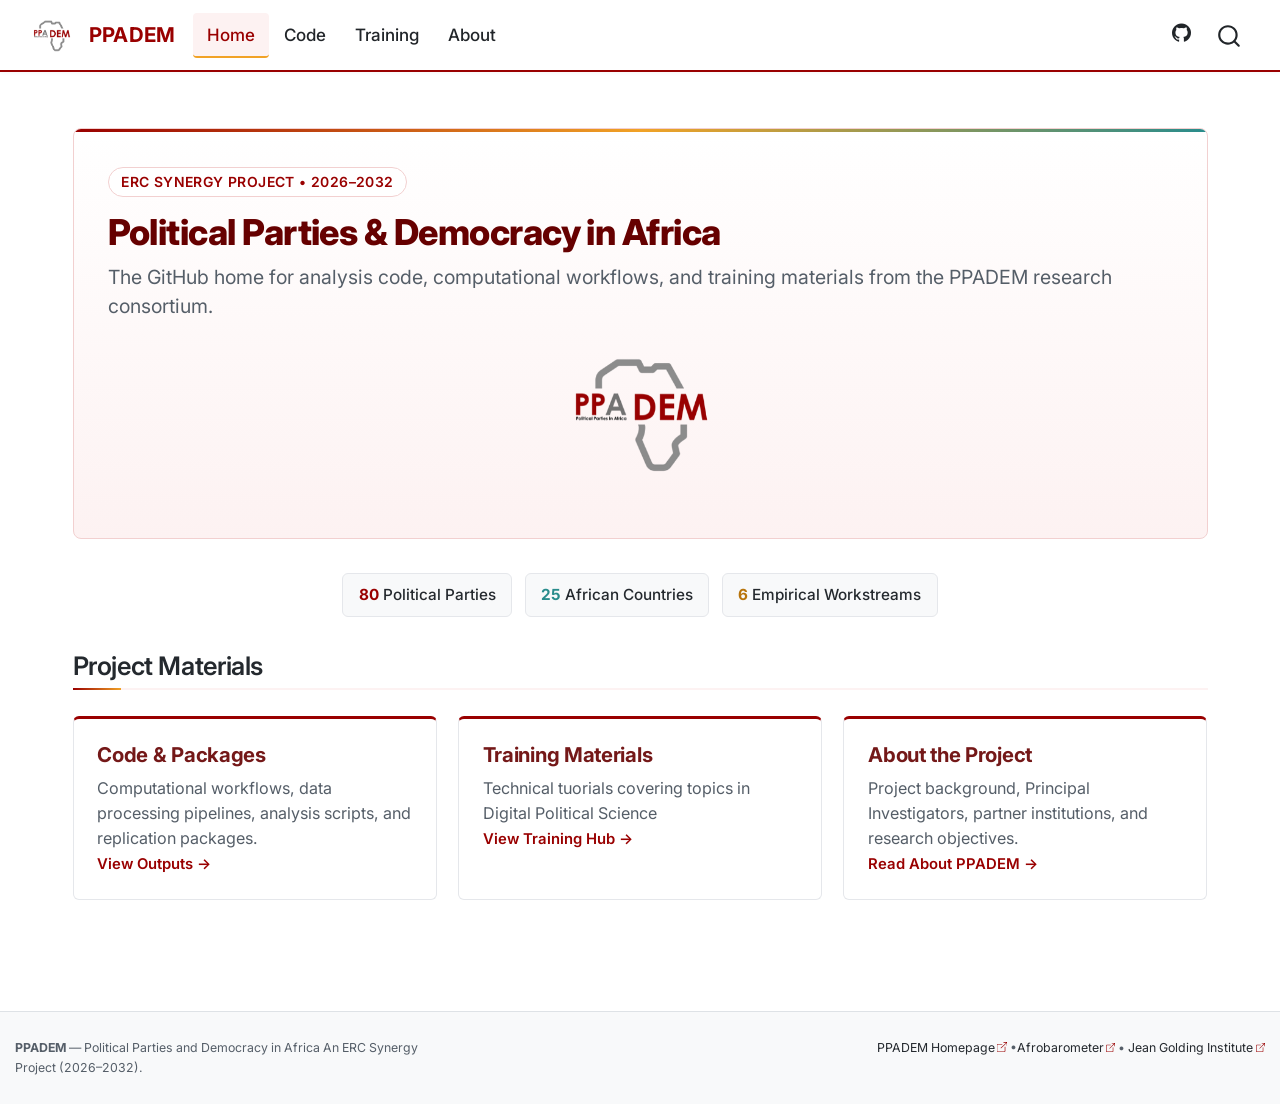
<file: docs/index.html>
<!DOCTYPE html>
<html xmlns="http://www.w3.org/1999/xhtml" lang="en" xml:lang="en"><head>

<meta charset="utf-8">
<meta name="generator" content="quarto-1.10.18">

<meta name="viewport" content="width=device-width, initial-scale=1.0, user-scalable=yes">


<title>PPADEM</title>
<style>
/* Default styles provided by pandoc.
** See https://pandoc.org/MANUAL.html#variables-for-html for config info.
*/
span.smallcaps{font-variant: small-caps;}
div.columns{display: flex; gap: 1.5em;}
div.column{flex: auto;}
@media screen {
div.columns{gap: min(4vw, 1.5em);}
div.column{overflow-x: auto;}
}
div.hanging-indent{margin-left: 1.5em; text-indent: -1.5em;}
ul.task-list{list-style: none;}
ul.task-list li input[type="checkbox"] {
  width: 0.8em;
  margin: 0 0.8em 0.2em -1em; /* quarto-specific, see https://github.com/quarto-dev/quarto-cli/issues/4556 */ 
  vertical-align: middle;
}
</style>


<script src="site_libs/quarto-nav/quarto-nav.js"></script>
<script src="site_libs/quarto-nav/headroom.min.js"></script>
<script src="site_libs/clipboard/clipboard.min.js"></script>
<script src="site_libs/quarto-search/autocomplete.umd.js"></script>
<script src="site_libs/quarto-search/fuse.min.js"></script>
<script src="site_libs/quarto-search/quarto-search.js"></script>
<meta name="quarto:offset" content="./">
<link href="./images/PPADEM Logo.png" rel="icon" type="image/png">
<script src="site_libs/quarto-html/quarto.js" type="module"></script>
<script src="site_libs/quarto-html/tabsets/tabsets.js" type="module"></script>
<script src="site_libs/quarto-html/popper.min.js"></script>
<script src="site_libs/quarto-html/tippy.umd.min.js"></script>
<script src="site_libs/quarto-html/anchor.min.js"></script>
<link href="site_libs/quarto-html/tippy.css" rel="stylesheet">
<link href="site_libs/quarto-html/quarto-syntax-highlighting-64a204ab8560d761af7679ceaba22944.css" rel="stylesheet" id="quarto-text-highlighting-styles">
<script src="site_libs/bootstrap/bootstrap.min.js"></script>
<link href="site_libs/bootstrap/bootstrap-icons.css" rel="stylesheet">
<link href="site_libs/bootstrap/bootstrap-8bac9a08e45b4fc2aa48f1c92d892b86.min.css" rel="stylesheet" append-hash="true" id="quarto-bootstrap" data-mode="light">
<script id="quarto-search-options" type="application/json">{
  "location": "navbar",
  "copy-button": false,
  "collapse-after": 3,
  "panel-placement": "end",
  "type": "overlay",
  "limit": 50,
  "keyboard-shortcut": [
    "f",
    "/",
    "s"
  ],
  "show-item-context": false,
  "language": {
    "search-no-results-text": "No results",
    "search-matching-documents-text": "matching documents",
    "search-copy-link-title": "Copy link to search",
    "search-hide-matches-text": "Hide additional matches",
    "search-more-match-text": "more match in this document",
    "search-more-matches-text": "more matches in this document",
    "search-clear-button-title": "Clear",
    "search-text-placeholder": "",
    "search-detached-cancel-button-title": "Cancel",
    "search-submit-button-title": "Submit",
    "search-label": "Search"
  }
}</script>
<style>html{ scroll-behavior: smooth; }</style>


</head>

<body class="nav-fixed quarto-light">

<div id="quarto-search-results"></div>
  <header id="quarto-header" class="headroom fixed-top">
    <nav class="navbar navbar-expand-lg " data-bs-theme="dark">
      <div class="navbar-container container-fluid">
      <div class="navbar-brand-container mx-auto">
    <a href="./index.html" class="navbar-brand navbar-brand-logo">
    <img src="./images/PPADEM Logo.png" alt="" class="navbar-logo light-content">
    <img src="./images/PPADEM Logo.png" alt="" class="navbar-logo dark-content">
    </a>
    <a class="navbar-brand" href="./index.html">
    <span class="navbar-title">PPADEM</span>
    </a>
  </div>
            <div id="quarto-search" class="" title="Search"></div>
          <button class="navbar-toggler" type="button" data-bs-toggle="collapse" data-bs-target="#navbarCollapse" aria-controls="navbarCollapse" role="menu" aria-expanded="false" aria-label="Toggle navigation" onclick="if (window.quartoToggleHeadroom) { window.quartoToggleHeadroom(); }">
  <span class="navbar-toggler-icon"></span>
</button>
          <div class="collapse navbar-collapse" id="navbarCollapse">
            <ul class="navbar-nav navbar-nav-scroll me-auto">
  <li class="nav-item">
    <a class="nav-link active" href="./index.html" aria-current="page"> 
<span class="menu-text">Home</span></a>
  </li>  
  <li class="nav-item">
    <a class="nav-link" href="./code.html"> 
<span class="menu-text">Code</span></a>
  </li>  
  <li class="nav-item">
    <a class="nav-link" href="./training.html"> 
<span class="menu-text">Training</span></a>
  </li>  
  <li class="nav-item">
    <a class="nav-link" href="./about.html"> 
<span class="menu-text">About</span></a>
  </li>  
</ul>
            <ul class="navbar-nav navbar-nav-scroll ms-auto">
  <li class="nav-item compact">
    <a class="nav-link" href="https://github.com/ppadem"> <i class="bi bi-github" role="img" aria-label="GitHub">
</i> 
<span class="menu-text"></span></a>
  </li>  
</ul>
          </div> <!-- /navcollapse -->
            <div class="quarto-navbar-tools">
</div>
      </div> <!-- /container-fluid -->
    </nav>
</header>
<!-- content -->
<div id="quarto-content" class="quarto-container page-columns page-rows-contents page-layout-full page-navbar">
<!-- sidebar -->
<!-- margin-sidebar -->
    
<!-- main -->
<main class="content column-page" id="quarto-document-content"><header id="title-block-header" class="quarto-title-block"></header>




<div class="ppadem-hero">
<div class="row align-items-center">
<div class="col-lg-8">
<span class="ppadem-pill">ERC Synergy Project • 2026–2032</span>
<h1 class="ppadem-hero-title">
Political Parties &amp; Democracy in Africa
</h1>
<p class="ppadem-hero-subtitle">
The GitHub home for analysis code, computational workflows, and training materials from the PPADEM research consortium.
</p>
</div>
<div class="col-lg-4 text-center mt-3 mt-lg-0">
<p><img src="images/PPADEM Logo.png" alt="PPADEM Logo" class="img-fluid" style="max-height: 140px; width: auto;"></p>
</div>
</div>
</div>
<div class="ppadem-highlights-strip">
<div class="ppadem-highlight-tag">
<p><strong>80</strong> Political Parties</p>
</div>
<div class="ppadem-highlight-tag teal">
<p><strong>25</strong> African Countries</p>
</div>
<div class="ppadem-highlight-tag gold">
<p><strong>6</strong> Empirical Workstreams</p>
</div>
</div>
<section id="project-materials" class="level2">
<h2 class="anchored" data-anchor-id="project-materials">Project Materials</h2>
<div class="ppadem-card-grid">
<div class="ppadem-card">
<div>
<h3 class="anchored">
Code &amp; Packages
</h3>
<p>
Computational workflows, data processing pipelines, analysis scripts, and replication packages.
</p>
</div>
<p><a href="code.html" class="card-link">View Outputs →</a></p>
</div>
<div class="ppadem-card">
<div>
<h3 class="anchored">
Training Materials
</h3>
<p>
Technical tuorials covering topics in Digital Political Science
</p>
</div>
<p><a href="training.html" class="card-link">View Training Hub →</a></p>
</div>
<div class="ppadem-card">
<div>
<h3 class="anchored">
About the Project
</h3>
<p>
Project background, Principal Investigators, partner institutions, and research objectives.
</p>
</div>
<p><a href="about.html" class="card-link">Read About PPADEM →</a></p>
</div>
</div>


</section>

</main> <!-- /main -->
<script id="quarto-html-after-body" type="application/javascript">
  window.document.addEventListener("DOMContentLoaded", function (event) {
    const icon = "";
    const anchorJS = new window.AnchorJS();
    anchorJS.options = {
      placement: 'right',
      icon: icon
    };
    anchorJS.add('.anchored');
    const isCodeAnnotation = (el) => {
      for (const clz of el.classList) {
        if (clz.startsWith('code-annotation-')) {                     
          return true;
        }
      }
      return false;
    }
    const onCopySuccess = function(e) {
      // button target
      const button = e.trigger;
      // don't keep focus
      button.blur();
      // flash "checked"
      button.classList.add('code-copy-button-checked');
      var currentTitle = button.getAttribute("title");
      button.setAttribute("title", "Copied!");
      let tooltip;
      if (window.bootstrap) {
        button.setAttribute("data-bs-toggle", "tooltip");
        button.setAttribute("data-bs-placement", "left");
        button.setAttribute("data-bs-title", "Copied!");
        tooltip = new bootstrap.Tooltip(button, 
          { trigger: "manual", 
            customClass: "code-copy-button-tooltip",
            offset: [0, -8]});
        tooltip.show();    
      }
      setTimeout(function() {
        if (tooltip) {
          tooltip.hide();
          button.removeAttribute("data-bs-title");
          button.removeAttribute("data-bs-toggle");
          button.removeAttribute("data-bs-placement");
        }
        button.setAttribute("title", currentTitle);
        button.classList.remove('code-copy-button-checked');
      }, 1000);
      // clear code selection
      e.clearSelection();
    }
    const getTextToCopy = function(trigger) {
      const outerScaffold = trigger.parentElement.cloneNode(true);
      const codeEl = outerScaffold.querySelector('code');
      for (const childEl of codeEl.children) {
        if (isCodeAnnotation(childEl)) {
          childEl.remove();
        }
      }
      return codeEl.innerText;
    }
    const clipboard = new window.ClipboardJS('.code-copy-button:not([data-in-quarto-modal])', {
      text: getTextToCopy
    });
    clipboard.on('success', onCopySuccess);
    if (window.document.getElementById('quarto-embedded-source-code-modal')) {
      const clipboardModal = new window.ClipboardJS('.code-copy-button[data-in-quarto-modal]', {
        text: getTextToCopy,
        container: window.document.getElementById('quarto-embedded-source-code-modal')
      });
      clipboardModal.on('success', onCopySuccess);
    }
      var localhostRegex = new RegExp(/^(?:http|https):\/\/localhost\:?[0-9]*\//);
      var mailtoRegex = new RegExp(/^mailto:/);
        var filterRegex = new RegExp("https:\/\/ppadem\.github\.io");
      var isInternal = (href) => {
          return filterRegex.test(href) || localhostRegex.test(href) || mailtoRegex.test(href);
      }
      // Inspect non-navigation links and adorn them if external
     var links = window.document.querySelectorAll('a[href]:not(.nav-link):not(.navbar-brand):not(.toc-action):not(.sidebar-link):not(.sidebar-item-toggle):not(.pagination-link):not(.no-external):not([aria-hidden]):not(.dropdown-item):not(.quarto-navigation-tool):not(.about-link)');
      for (var i=0; i<links.length; i++) {
        const link = links[i];
        if (!isInternal(link.href)) {
          // undo the damage that might have been done by quarto-nav.js in the case of
          // links that we want to consider external
          if (link.dataset.originalHref !== undefined) {
            link.href = link.dataset.originalHref;
          }
            // target, if specified
            link.setAttribute("target", "_blank");
            if (link.getAttribute("rel") === null) {
              link.setAttribute("rel", "noopener");
            }
            // default icon
            link.classList.add("external");
        }
      }
    function tippyHover(el, contentFn, onTriggerFn, onUntriggerFn) {
      const config = {
        allowHTML: true,
        maxWidth: 500,
        delay: 100,
        arrow: false,
        appendTo: function(el) {
            return el.parentElement;
        },
        interactive: true,
        interactiveBorder: 10,
        theme: 'quarto',
        placement: 'bottom-start',
      };
      if (contentFn) {
        config.content = contentFn;
      }
      if (onTriggerFn) {
        config.onTrigger = onTriggerFn;
      }
      if (onUntriggerFn) {
        config.onUntrigger = onUntriggerFn;
      }
      window.tippy(el, config); 
    }
    const noterefs = window.document.querySelectorAll('a[role="doc-noteref"]');
    for (var i=0; i<noterefs.length; i++) {
      const ref = noterefs[i];
      tippyHover(ref, function() {
        // use id or data attribute instead here
        let href = ref.getAttribute('data-footnote-href') || ref.getAttribute('href');
        try { href = new URL(href).hash; } catch {}
        const id = href.replace(/^#\/?/, "");
        const note = window.document.getElementById(id);
        if (note) {
          return note.innerHTML;
        } else {
          return "";
        }
      });
    }
    const xrefs = window.document.querySelectorAll('a.quarto-xref');
    const processXRef = (id, note) => {
      // Strip column container classes
      const stripColumnClz = (el) => {
        el.classList.remove("page-full", "page-columns");
        if (el.children) {
          for (const child of el.children) {
            stripColumnClz(child);
          }
        }
      }
      stripColumnClz(note)
      if (id === null || id.startsWith('sec-')) {
        // Special case sections, only their first couple elements
        const container = document.createElement("div");
        if (note.children && note.children.length > 2) {
          container.appendChild(note.children[0].cloneNode(true));
          for (let i = 1; i < note.children.length; i++) {
            const child = note.children[i];
            if (child.tagName === "P" && child.innerText === "") {
              continue;
            } else {
              container.appendChild(child.cloneNode(true));
              break;
            }
          }
          if (window.Quarto?.typesetMath) {
            window.Quarto.typesetMath(container);
          }
          return container.innerHTML
        } else {
          if (window.Quarto?.typesetMath) {
            window.Quarto.typesetMath(note);
          }
          return note.innerHTML;
        }
      } else {
        // Remove any anchor links if they are present
        const anchorLink = note.querySelector('a.anchorjs-link');
        if (anchorLink) {
          anchorLink.remove();
        }
        if (window.Quarto?.typesetMath) {
          window.Quarto.typesetMath(note);
        }
        if (note.classList.contains("callout")) {
          return note.outerHTML;
        } else {
          return note.innerHTML;
        }
      }
    }
    for (var i=0; i<xrefs.length; i++) {
      const xref = xrefs[i];
      tippyHover(xref, undefined, function(instance) {
        instance.disable();
        let url = xref.getAttribute('href');
        let hash = undefined; 
        if (url.startsWith('#')) {
          hash = url;
        } else {
          try { hash = new URL(url).hash; } catch {}
        }
        if (hash) {
          const id = hash.replace(/^#\/?/, "");
          const note = window.document.getElementById(id);
          if (note !== null) {
            try {
              const html = processXRef(id, note.cloneNode(true));
              instance.setContent(html);
            } finally {
              instance.enable();
              instance.show();
            }
          } else {
            // See if we can fetch this
            fetch(url.split('#')[0])
            .then(res => res.text())
            .then(html => {
              const parser = new DOMParser();
              const htmlDoc = parser.parseFromString(html, "text/html");
              const note = htmlDoc.getElementById(id);
              if (note !== null) {
                const html = processXRef(id, note);
                instance.setContent(html);
              } 
            }).finally(() => {
              instance.enable();
              instance.show();
            });
          }
        } else {
          // See if we can fetch a full url (with no hash to target)
          // This is a special case and we should probably do some content thinning / targeting
          fetch(url)
          .then(res => res.text())
          .then(html => {
            const parser = new DOMParser();
            const htmlDoc = parser.parseFromString(html, "text/html");
            const note = htmlDoc.querySelector('main.content');
            if (note !== null) {
              // This should only happen for chapter cross references
              // (since there is no id in the URL)
              // remove the first header
              if (note.children.length > 0 && note.children[0].tagName === "HEADER") {
                note.children[0].remove();
              }
              const html = processXRef(null, note);
              instance.setContent(html);
            } 
          }).finally(() => {
            instance.enable();
            instance.show();
          });
        }
      }, function(instance) {
      });
    }
        let selectedAnnoteEl;
        const selectorForAnnotation = ( cell, annotation) => {
          let cellAttr = 'data-code-cell="' + cell + '"';
          let lineAttr = 'data-code-annotation="' +  annotation + '"';
          const selector = 'span[' + cellAttr + '][' + lineAttr + ']';
          return selector;
        }
        const selectCodeLines = (annoteEl) => {
          const doc = window.document;
          const targetCell = annoteEl.getAttribute("data-target-cell");
          const targetAnnotation = annoteEl.getAttribute("data-target-annotation");
          const annoteSpan = window.document.querySelector(selectorForAnnotation(targetCell, targetAnnotation));
          const lines = annoteSpan.getAttribute("data-code-lines").split(",");
          const lineIds = lines.map((line) => {
            return targetCell + "-" + line;
          })
          let top = null;
          let height = null;
          let parent = null;
          if (lineIds.length > 0) {
              //compute the position of the single el (top and bottom and make a div)
              const el = window.document.getElementById(lineIds[0]);
              top = el.offsetTop;
              height = el.offsetHeight;
              parent = el.parentElement.parentElement;
            if (lineIds.length > 1) {
              const lastEl = window.document.getElementById(lineIds[lineIds.length - 1]);
              const bottom = lastEl.offsetTop + lastEl.offsetHeight;
              height = bottom - top;
            }
            if (top !== null && height !== null && parent !== null) {
              // cook up a div (if necessary) and position it 
              let div = window.document.getElementById("code-annotation-line-highlight");
              if (div === null) {
                div = window.document.createElement("div");
                div.setAttribute("id", "code-annotation-line-highlight");
                div.style.position = 'absolute';
                parent.appendChild(div);
              }
              div.style.top = top - 2 + "px";
              div.style.height = height + 4 + "px";
              div.style.left = 0;
              let gutterDiv = window.document.getElementById("code-annotation-line-highlight-gutter");
              if (gutterDiv === null) {
                gutterDiv = window.document.createElement("div");
                gutterDiv.setAttribute("id", "code-annotation-line-highlight-gutter");
                gutterDiv.style.position = 'absolute';
                const codeCell = window.document.getElementById(targetCell);
                const gutter = codeCell.querySelector('.code-annotation-gutter');
                gutter.appendChild(gutterDiv);
              }
              gutterDiv.style.top = top - 2 + "px";
              gutterDiv.style.height = height + 4 + "px";
            }
            selectedAnnoteEl = annoteEl;
          }
        };
        const unselectCodeLines = () => {
          const elementsIds = ["code-annotation-line-highlight", "code-annotation-line-highlight-gutter"];
          elementsIds.forEach((elId) => {
            const div = window.document.getElementById(elId);
            if (div) {
              div.remove();
            }
          });
          selectedAnnoteEl = undefined;
        };
          // Handle positioning of the toggle
      window.addEventListener(
        "resize",
        throttle(() => {
          elRect = undefined;
          if (selectedAnnoteEl) {
            selectCodeLines(selectedAnnoteEl);
          }
        }, 10)
      );
      function throttle(fn, ms) {
      let throttle = false;
      let timer;
        return (...args) => {
          if(!throttle) { // first call gets through
              fn.apply(this, args);
              throttle = true;
          } else { // all the others get throttled
              if(timer) clearTimeout(timer); // cancel #2
              timer = setTimeout(() => {
                fn.apply(this, args);
                timer = throttle = false;
              }, ms);
          }
        };
      }
        // Attach click handler to the DT
        const annoteDls = window.document.querySelectorAll('dt[data-target-cell]');
        for (const annoteDlNode of annoteDls) {
          annoteDlNode.addEventListener('click', (event) => {
            const clickedEl = event.target;
            if (clickedEl !== selectedAnnoteEl) {
              unselectCodeLines();
              const activeEl = window.document.querySelector('dt[data-target-cell].code-annotation-active');
              if (activeEl) {
                activeEl.classList.remove('code-annotation-active');
              }
              selectCodeLines(clickedEl);
              clickedEl.classList.add('code-annotation-active');
            } else {
              // Unselect the line
              unselectCodeLines();
              clickedEl.classList.remove('code-annotation-active');
            }
          });
        }
    const findCites = (el) => {
      const parentEl = el.parentElement;
      if (parentEl) {
        const cites = parentEl.dataset.cites;
        if (cites) {
          return {
            el,
            cites: cites.split(' ')
          };
        } else {
          return findCites(el.parentElement)
        }
      } else {
        return undefined;
      }
    };
    var bibliorefs = window.document.querySelectorAll('a[role="doc-biblioref"]');
    for (var i=0; i<bibliorefs.length; i++) {
      const ref = bibliorefs[i];
      const citeInfo = findCites(ref);
      if (citeInfo) {
        tippyHover(citeInfo.el, function() {
          var popup = window.document.createElement('div');
          citeInfo.cites.forEach(function(cite) {
            var citeDiv = window.document.createElement('div');
            citeDiv.classList.add('hanging-indent');
            citeDiv.classList.add('csl-entry');
            var biblioDiv = window.document.getElementById('ref-' + cite);
            if (biblioDiv) {
              citeDiv.innerHTML = biblioDiv.innerHTML;
            }
            popup.appendChild(citeDiv);
          });
          return popup.innerHTML;
        });
      }
    }
  });
  </script>
</div> <!-- /content -->
<footer class="footer">
  <div class="nav-footer">
    <div class="nav-footer-left">
<p><strong>PPADEM</strong> — Political Parties and Democracy in Africa An ERC Synergy Project (2026–2032).</p>
</div>   
    <div class="nav-footer-center">
      &nbsp;
    </div>
    <div class="nav-footer-right">
<p><a href="https://politicalpartiesafrica.com/ppadem/">PPADEM Homepage</a> •<a href="https://www.afrobarometer.org/">Afrobarometer</a> • <a href="https://www.bristol.ac.uk/golding/">Jean Golding Institute</a></p>
</div>
  </div>
</footer>




<script src="site_libs/quarto-html/zenscroll-min.js"></script>
</body></html>
</file>
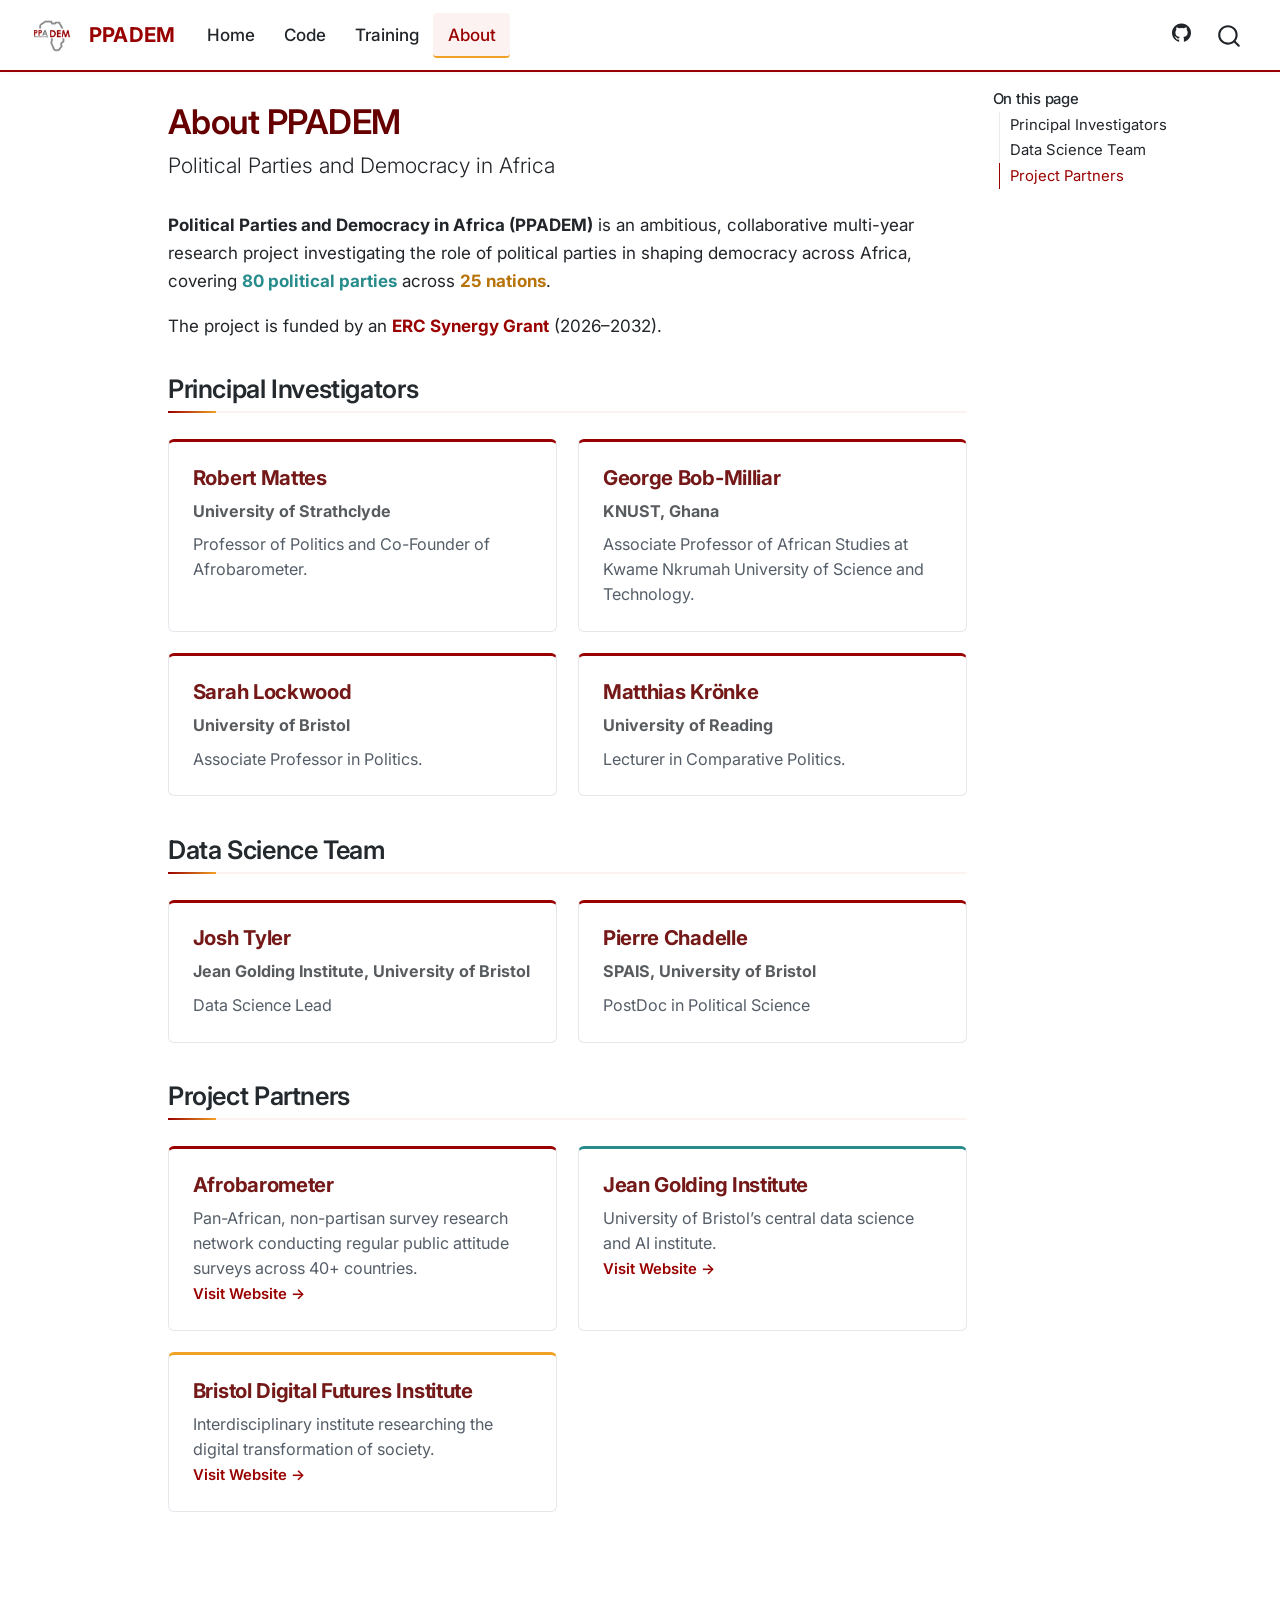
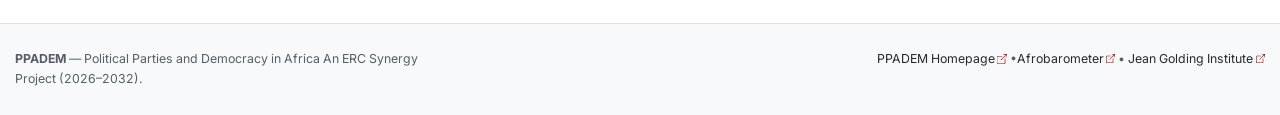
<file: docs/about.html>
<!DOCTYPE html>
<html xmlns="http://www.w3.org/1999/xhtml" lang="en" xml:lang="en"><head>

<meta charset="utf-8">
<meta name="generator" content="quarto-1.10.18">

<meta name="viewport" content="width=device-width, initial-scale=1.0, user-scalable=yes">


<title>About PPADEM – PPADEM</title>
<style>
/* Default styles provided by pandoc.
** See https://pandoc.org/MANUAL.html#variables-for-html for config info.
*/
span.smallcaps{font-variant: small-caps;}
div.columns{display: flex; gap: 1.5em;}
div.column{flex: auto;}
@media screen {
div.columns{gap: min(4vw, 1.5em);}
div.column{overflow-x: auto;}
}
div.hanging-indent{margin-left: 1.5em; text-indent: -1.5em;}
ul.task-list{list-style: none;}
ul.task-list li input[type="checkbox"] {
  width: 0.8em;
  margin: 0 0.8em 0.2em -1em; /* quarto-specific, see https://github.com/quarto-dev/quarto-cli/issues/4556 */ 
  vertical-align: middle;
}
</style>


<script src="site_libs/quarto-nav/quarto-nav.js"></script>
<script src="site_libs/quarto-nav/headroom.min.js"></script>
<script src="site_libs/clipboard/clipboard.min.js"></script>
<script src="site_libs/quarto-search/autocomplete.umd.js"></script>
<script src="site_libs/quarto-search/fuse.min.js"></script>
<script src="site_libs/quarto-search/quarto-search.js"></script>
<meta name="quarto:offset" content="./">
<link href="./images/PPADEM Logo.png" rel="icon" type="image/png">
<script src="site_libs/quarto-html/quarto.js" type="module"></script>
<script src="site_libs/quarto-html/tabsets/tabsets.js" type="module"></script>
<script src="site_libs/quarto-html/popper.min.js"></script>
<script src="site_libs/quarto-html/tippy.umd.min.js"></script>
<script src="site_libs/quarto-html/anchor.min.js"></script>
<link href="site_libs/quarto-html/tippy.css" rel="stylesheet">
<link href="site_libs/quarto-html/quarto-syntax-highlighting-64a204ab8560d761af7679ceaba22944.css" rel="stylesheet" id="quarto-text-highlighting-styles">
<script src="site_libs/bootstrap/bootstrap.min.js"></script>
<link href="site_libs/bootstrap/bootstrap-icons.css" rel="stylesheet">
<link href="site_libs/bootstrap/bootstrap-8bac9a08e45b4fc2aa48f1c92d892b86.min.css" rel="stylesheet" append-hash="true" id="quarto-bootstrap" data-mode="light">
<script id="quarto-search-options" type="application/json">{
  "location": "navbar",
  "copy-button": false,
  "collapse-after": 3,
  "panel-placement": "end",
  "type": "overlay",
  "limit": 50,
  "keyboard-shortcut": [
    "f",
    "/",
    "s"
  ],
  "show-item-context": false,
  "language": {
    "search-no-results-text": "No results",
    "search-matching-documents-text": "matching documents",
    "search-copy-link-title": "Copy link to search",
    "search-hide-matches-text": "Hide additional matches",
    "search-more-match-text": "more match in this document",
    "search-more-matches-text": "more matches in this document",
    "search-clear-button-title": "Clear",
    "search-text-placeholder": "",
    "search-detached-cancel-button-title": "Cancel",
    "search-submit-button-title": "Submit",
    "search-label": "Search"
  }
}</script>
<style>html{ scroll-behavior: smooth; }</style>


</head>

<body class="nav-fixed quarto-light">

<div id="quarto-search-results"></div>
  <header id="quarto-header" class="headroom fixed-top">
    <nav class="navbar navbar-expand-lg " data-bs-theme="dark">
      <div class="navbar-container container-fluid">
      <div class="navbar-brand-container mx-auto">
    <a href="./index.html" class="navbar-brand navbar-brand-logo">
    <img src="./images/PPADEM Logo.png" alt="" class="navbar-logo light-content">
    <img src="./images/PPADEM Logo.png" alt="" class="navbar-logo dark-content">
    </a>
    <a class="navbar-brand" href="./index.html">
    <span class="navbar-title">PPADEM</span>
    </a>
  </div>
            <div id="quarto-search" class="" title="Search"></div>
          <button class="navbar-toggler" type="button" data-bs-toggle="collapse" data-bs-target="#navbarCollapse" aria-controls="navbarCollapse" role="menu" aria-expanded="false" aria-label="Toggle navigation" onclick="if (window.quartoToggleHeadroom) { window.quartoToggleHeadroom(); }">
  <span class="navbar-toggler-icon"></span>
</button>
          <div class="collapse navbar-collapse" id="navbarCollapse">
            <ul class="navbar-nav navbar-nav-scroll me-auto">
  <li class="nav-item">
    <a class="nav-link" href="./index.html"> 
<span class="menu-text">Home</span></a>
  </li>  
  <li class="nav-item">
    <a class="nav-link" href="./code.html"> 
<span class="menu-text">Code</span></a>
  </li>  
  <li class="nav-item">
    <a class="nav-link" href="./training.html"> 
<span class="menu-text">Training</span></a>
  </li>  
  <li class="nav-item">
    <a class="nav-link active" href="./about.html" aria-current="page"> 
<span class="menu-text">About</span></a>
  </li>  
</ul>
            <ul class="navbar-nav navbar-nav-scroll ms-auto">
  <li class="nav-item compact">
    <a class="nav-link" href="https://github.com/ppadem"> <i class="bi bi-github" role="img" aria-label="GitHub">
</i> 
<span class="menu-text"></span></a>
  </li>  
</ul>
          </div> <!-- /navcollapse -->
            <div class="quarto-navbar-tools">
</div>
      </div> <!-- /container-fluid -->
    </nav>
</header>
<!-- content -->
<div id="quarto-content" class="quarto-container page-columns page-rows-contents page-layout-article page-navbar">
<!-- sidebar -->
<!-- margin-sidebar -->
    <div id="quarto-margin-sidebar" class="sidebar margin-sidebar">
        <nav id="TOC" role="doc-toc" class="toc-active">
    <h2 id="toc-title">On this page</h2>
   
  <ul>
  <li><a href="#principal-investigators" id="toc-principal-investigators" class="nav-link active" data-scroll-target="#principal-investigators">Principal Investigators</a></li>
  <li><a href="#data-science-team" id="toc-data-science-team" class="nav-link" data-scroll-target="#data-science-team">Data Science Team</a></li>
  <li><a href="#project-partners" id="toc-project-partners" class="nav-link" data-scroll-target="#project-partners">Project Partners</a></li>
  </ul>
</nav>
    </div>
<!-- main -->
<main class="content" id="quarto-document-content">

<header id="title-block-header" class="quarto-title-block default">
<div class="quarto-title">
<h1 class="title">About PPADEM</h1>
<p class="subtitle lead">Political Parties and Democracy in Africa</p>
</div>



<div class="quarto-title-meta">

    
  
    
  </div>
  


</header>


<p><strong>Political Parties and Democracy in Africa (PPADEM)</strong> is an ambitious, collaborative multi-year research project investigating the role of political parties in shaping democracy across Africa, covering <span class="highlight-teal"><strong>80 political parties</strong></span> across <span class="highlight-gold"><strong>25 nations</strong></span>.</p>
<p>The project is funded by an <span class="highlight-red"><strong>ERC Synergy Grant</strong></span> (2026–2032).</p>
<section id="principal-investigators" class="level2">
<h2 class="anchored" data-anchor-id="principal-investigators">Principal Investigators</h2>
<div class="ppadem-card-grid">
<div class="ppadem-card">
<div>
<h3 class="anchored">
Robert Mattes
</h3>
<p class="text-muted mb-2">
<strong>University of Strathclyde</strong>
</p>
<p>
Professor of Politics and Co-Founder of Afrobarometer.
</p>
</div>
</div>
<div class="ppadem-card">
<div>
<h3 class="anchored">
George Bob-Milliar
</h3>
<p class="text-muted mb-2">
<strong>KNUST, Ghana</strong>
</p>
<p>
Associate Professor of African Studies at Kwame Nkrumah University of Science and Technology.
</p>
</div>
</div>
<div class="ppadem-card">
<div>
<h3 class="anchored">
Sarah Lockwood
</h3>
<p class="text-muted mb-2">
<strong>University of Bristol</strong>
</p>
<p>
Associate Professor in Politics.
</p>
</div>
</div>
<div class="ppadem-card">
<div>
<h3 class="anchored">
Matthias Krönke
</h3>
<p class="text-muted mb-2">
<strong>University of Reading</strong>
</p>
<p>
Lecturer in Comparative Politics.
</p>
</div>
</div>
</div>
</section>
<section id="data-science-team" class="level2">
<h2 class="anchored" data-anchor-id="data-science-team">Data Science Team</h2>
<div class="ppadem-card-grid">
<div class="ppadem-card">
<div>
<h3 class="anchored">
Josh Tyler
</h3>
<p class="text-muted mb-2">
<strong>Jean Golding Institute, University of Bristol</strong>
</p>
<p>
Data Science Lead
</p>
</div>
</div>
<div class="ppadem-card">
<div>
<h3 class="anchored">
Pierre Chadelle
</h3>
<p class="text-muted mb-2">
<strong>SPAIS, University of Bristol</strong>
</p>
<p>
PostDoc in Political Science
</p>
</div>
</div>
</div>
</section>
<section id="project-partners" class="level2">
<h2 class="anchored" data-anchor-id="project-partners">Project Partners</h2>
<div class="ppadem-card-grid">
<div class="ppadem-card">
<div>
<h3 class="anchored">
Afrobarometer
</h3>
<p>
Pan-African, non-partisan survey research network conducting regular public attitude surveys across 40+ countries.
</p>
</div>
<p><a href="https://www.afrobarometer.org/" class="card-link" target="_blank">Visit Website →</a></p>
</div>
<div class="ppadem-card teal">
<div>
<h3 class="anchored">
Jean Golding Institute
</h3>
<p>
University of Bristol’s central data science and AI institute.
</p>
</div>
<p><a href="https://www.bristol.ac.uk/golding/" class="card-link" target="_blank">Visit Website →</a></p>
</div>
<div class="ppadem-card gold">
<div>
<h3 class="anchored">
Bristol Digital Futures Institute
</h3>
<p>
Interdisciplinary institute researching the digital transformation of society.
</p>
</div>
<p><a href="https://www.bristol.ac.uk/bristol-digital-futures-institute/" class="card-link" target="_blank">Visit Website →</a></p>
</div>
</div>


</section>

</main> <!-- /main -->
<script id="quarto-html-after-body" type="application/javascript">
  window.document.addEventListener("DOMContentLoaded", function (event) {
    const icon = "";
    const anchorJS = new window.AnchorJS();
    anchorJS.options = {
      placement: 'right',
      icon: icon
    };
    anchorJS.add('.anchored');
    const isCodeAnnotation = (el) => {
      for (const clz of el.classList) {
        if (clz.startsWith('code-annotation-')) {                     
          return true;
        }
      }
      return false;
    }
    const onCopySuccess = function(e) {
      // button target
      const button = e.trigger;
      // don't keep focus
      button.blur();
      // flash "checked"
      button.classList.add('code-copy-button-checked');
      var currentTitle = button.getAttribute("title");
      button.setAttribute("title", "Copied!");
      let tooltip;
      if (window.bootstrap) {
        button.setAttribute("data-bs-toggle", "tooltip");
        button.setAttribute("data-bs-placement", "left");
        button.setAttribute("data-bs-title", "Copied!");
        tooltip = new bootstrap.Tooltip(button, 
          { trigger: "manual", 
            customClass: "code-copy-button-tooltip",
            offset: [0, -8]});
        tooltip.show();    
      }
      setTimeout(function() {
        if (tooltip) {
          tooltip.hide();
          button.removeAttribute("data-bs-title");
          button.removeAttribute("data-bs-toggle");
          button.removeAttribute("data-bs-placement");
        }
        button.setAttribute("title", currentTitle);
        button.classList.remove('code-copy-button-checked');
      }, 1000);
      // clear code selection
      e.clearSelection();
    }
    const getTextToCopy = function(trigger) {
      const outerScaffold = trigger.parentElement.cloneNode(true);
      const codeEl = outerScaffold.querySelector('code');
      for (const childEl of codeEl.children) {
        if (isCodeAnnotation(childEl)) {
          childEl.remove();
        }
      }
      return codeEl.innerText;
    }
    const clipboard = new window.ClipboardJS('.code-copy-button:not([data-in-quarto-modal])', {
      text: getTextToCopy
    });
    clipboard.on('success', onCopySuccess);
    if (window.document.getElementById('quarto-embedded-source-code-modal')) {
      const clipboardModal = new window.ClipboardJS('.code-copy-button[data-in-quarto-modal]', {
        text: getTextToCopy,
        container: window.document.getElementById('quarto-embedded-source-code-modal')
      });
      clipboardModal.on('success', onCopySuccess);
    }
      var localhostRegex = new RegExp(/^(?:http|https):\/\/localhost\:?[0-9]*\//);
      var mailtoRegex = new RegExp(/^mailto:/);
        var filterRegex = new RegExp("https:\/\/ppadem\.github\.io");
      var isInternal = (href) => {
          return filterRegex.test(href) || localhostRegex.test(href) || mailtoRegex.test(href);
      }
      // Inspect non-navigation links and adorn them if external
     var links = window.document.querySelectorAll('a[href]:not(.nav-link):not(.navbar-brand):not(.toc-action):not(.sidebar-link):not(.sidebar-item-toggle):not(.pagination-link):not(.no-external):not([aria-hidden]):not(.dropdown-item):not(.quarto-navigation-tool):not(.about-link)');
      for (var i=0; i<links.length; i++) {
        const link = links[i];
        if (!isInternal(link.href)) {
          // undo the damage that might have been done by quarto-nav.js in the case of
          // links that we want to consider external
          if (link.dataset.originalHref !== undefined) {
            link.href = link.dataset.originalHref;
          }
            // target, if specified
            link.setAttribute("target", "_blank");
            if (link.getAttribute("rel") === null) {
              link.setAttribute("rel", "noopener");
            }
            // default icon
            link.classList.add("external");
        }
      }
    function tippyHover(el, contentFn, onTriggerFn, onUntriggerFn) {
      const config = {
        allowHTML: true,
        maxWidth: 500,
        delay: 100,
        arrow: false,
        appendTo: function(el) {
            return el.parentElement;
        },
        interactive: true,
        interactiveBorder: 10,
        theme: 'quarto',
        placement: 'bottom-start',
      };
      if (contentFn) {
        config.content = contentFn;
      }
      if (onTriggerFn) {
        config.onTrigger = onTriggerFn;
      }
      if (onUntriggerFn) {
        config.onUntrigger = onUntriggerFn;
      }
      window.tippy(el, config); 
    }
    const noterefs = window.document.querySelectorAll('a[role="doc-noteref"]');
    for (var i=0; i<noterefs.length; i++) {
      const ref = noterefs[i];
      tippyHover(ref, function() {
        // use id or data attribute instead here
        let href = ref.getAttribute('data-footnote-href') || ref.getAttribute('href');
        try { href = new URL(href).hash; } catch {}
        const id = href.replace(/^#\/?/, "");
        const note = window.document.getElementById(id);
        if (note) {
          return note.innerHTML;
        } else {
          return "";
        }
      });
    }
    const xrefs = window.document.querySelectorAll('a.quarto-xref');
    const processXRef = (id, note) => {
      // Strip column container classes
      const stripColumnClz = (el) => {
        el.classList.remove("page-full", "page-columns");
        if (el.children) {
          for (const child of el.children) {
            stripColumnClz(child);
          }
        }
      }
      stripColumnClz(note)
      if (id === null || id.startsWith('sec-')) {
        // Special case sections, only their first couple elements
        const container = document.createElement("div");
        if (note.children && note.children.length > 2) {
          container.appendChild(note.children[0].cloneNode(true));
          for (let i = 1; i < note.children.length; i++) {
            const child = note.children[i];
            if (child.tagName === "P" && child.innerText === "") {
              continue;
            } else {
              container.appendChild(child.cloneNode(true));
              break;
            }
          }
          if (window.Quarto?.typesetMath) {
            window.Quarto.typesetMath(container);
          }
          return container.innerHTML
        } else {
          if (window.Quarto?.typesetMath) {
            window.Quarto.typesetMath(note);
          }
          return note.innerHTML;
        }
      } else {
        // Remove any anchor links if they are present
        const anchorLink = note.querySelector('a.anchorjs-link');
        if (anchorLink) {
          anchorLink.remove();
        }
        if (window.Quarto?.typesetMath) {
          window.Quarto.typesetMath(note);
        }
        if (note.classList.contains("callout")) {
          return note.outerHTML;
        } else {
          return note.innerHTML;
        }
      }
    }
    for (var i=0; i<xrefs.length; i++) {
      const xref = xrefs[i];
      tippyHover(xref, undefined, function(instance) {
        instance.disable();
        let url = xref.getAttribute('href');
        let hash = undefined; 
        if (url.startsWith('#')) {
          hash = url;
        } else {
          try { hash = new URL(url).hash; } catch {}
        }
        if (hash) {
          const id = hash.replace(/^#\/?/, "");
          const note = window.document.getElementById(id);
          if (note !== null) {
            try {
              const html = processXRef(id, note.cloneNode(true));
              instance.setContent(html);
            } finally {
              instance.enable();
              instance.show();
            }
          } else {
            // See if we can fetch this
            fetch(url.split('#')[0])
            .then(res => res.text())
            .then(html => {
              const parser = new DOMParser();
              const htmlDoc = parser.parseFromString(html, "text/html");
              const note = htmlDoc.getElementById(id);
              if (note !== null) {
                const html = processXRef(id, note);
                instance.setContent(html);
              } 
            }).finally(() => {
              instance.enable();
              instance.show();
            });
          }
        } else {
          // See if we can fetch a full url (with no hash to target)
          // This is a special case and we should probably do some content thinning / targeting
          fetch(url)
          .then(res => res.text())
          .then(html => {
            const parser = new DOMParser();
            const htmlDoc = parser.parseFromString(html, "text/html");
            const note = htmlDoc.querySelector('main.content');
            if (note !== null) {
              // This should only happen for chapter cross references
              // (since there is no id in the URL)
              // remove the first header
              if (note.children.length > 0 && note.children[0].tagName === "HEADER") {
                note.children[0].remove();
              }
              const html = processXRef(null, note);
              instance.setContent(html);
            } 
          }).finally(() => {
            instance.enable();
            instance.show();
          });
        }
      }, function(instance) {
      });
    }
        let selectedAnnoteEl;
        const selectorForAnnotation = ( cell, annotation) => {
          let cellAttr = 'data-code-cell="' + cell + '"';
          let lineAttr = 'data-code-annotation="' +  annotation + '"';
          const selector = 'span[' + cellAttr + '][' + lineAttr + ']';
          return selector;
        }
        const selectCodeLines = (annoteEl) => {
          const doc = window.document;
          const targetCell = annoteEl.getAttribute("data-target-cell");
          const targetAnnotation = annoteEl.getAttribute("data-target-annotation");
          const annoteSpan = window.document.querySelector(selectorForAnnotation(targetCell, targetAnnotation));
          const lines = annoteSpan.getAttribute("data-code-lines").split(",");
          const lineIds = lines.map((line) => {
            return targetCell + "-" + line;
          })
          let top = null;
          let height = null;
          let parent = null;
          if (lineIds.length > 0) {
              //compute the position of the single el (top and bottom and make a div)
              const el = window.document.getElementById(lineIds[0]);
              top = el.offsetTop;
              height = el.offsetHeight;
              parent = el.parentElement.parentElement;
            if (lineIds.length > 1) {
              const lastEl = window.document.getElementById(lineIds[lineIds.length - 1]);
              const bottom = lastEl.offsetTop + lastEl.offsetHeight;
              height = bottom - top;
            }
            if (top !== null && height !== null && parent !== null) {
              // cook up a div (if necessary) and position it 
              let div = window.document.getElementById("code-annotation-line-highlight");
              if (div === null) {
                div = window.document.createElement("div");
                div.setAttribute("id", "code-annotation-line-highlight");
                div.style.position = 'absolute';
                parent.appendChild(div);
              }
              div.style.top = top - 2 + "px";
              div.style.height = height + 4 + "px";
              div.style.left = 0;
              let gutterDiv = window.document.getElementById("code-annotation-line-highlight-gutter");
              if (gutterDiv === null) {
                gutterDiv = window.document.createElement("div");
                gutterDiv.setAttribute("id", "code-annotation-line-highlight-gutter");
                gutterDiv.style.position = 'absolute';
                const codeCell = window.document.getElementById(targetCell);
                const gutter = codeCell.querySelector('.code-annotation-gutter');
                gutter.appendChild(gutterDiv);
              }
              gutterDiv.style.top = top - 2 + "px";
              gutterDiv.style.height = height + 4 + "px";
            }
            selectedAnnoteEl = annoteEl;
          }
        };
        const unselectCodeLines = () => {
          const elementsIds = ["code-annotation-line-highlight", "code-annotation-line-highlight-gutter"];
          elementsIds.forEach((elId) => {
            const div = window.document.getElementById(elId);
            if (div) {
              div.remove();
            }
          });
          selectedAnnoteEl = undefined;
        };
          // Handle positioning of the toggle
      window.addEventListener(
        "resize",
        throttle(() => {
          elRect = undefined;
          if (selectedAnnoteEl) {
            selectCodeLines(selectedAnnoteEl);
          }
        }, 10)
      );
      function throttle(fn, ms) {
      let throttle = false;
      let timer;
        return (...args) => {
          if(!throttle) { // first call gets through
              fn.apply(this, args);
              throttle = true;
          } else { // all the others get throttled
              if(timer) clearTimeout(timer); // cancel #2
              timer = setTimeout(() => {
                fn.apply(this, args);
                timer = throttle = false;
              }, ms);
          }
        };
      }
        // Attach click handler to the DT
        const annoteDls = window.document.querySelectorAll('dt[data-target-cell]');
        for (const annoteDlNode of annoteDls) {
          annoteDlNode.addEventListener('click', (event) => {
            const clickedEl = event.target;
            if (clickedEl !== selectedAnnoteEl) {
              unselectCodeLines();
              const activeEl = window.document.querySelector('dt[data-target-cell].code-annotation-active');
              if (activeEl) {
                activeEl.classList.remove('code-annotation-active');
              }
              selectCodeLines(clickedEl);
              clickedEl.classList.add('code-annotation-active');
            } else {
              // Unselect the line
              unselectCodeLines();
              clickedEl.classList.remove('code-annotation-active');
            }
          });
        }
    const findCites = (el) => {
      const parentEl = el.parentElement;
      if (parentEl) {
        const cites = parentEl.dataset.cites;
        if (cites) {
          return {
            el,
            cites: cites.split(' ')
          };
        } else {
          return findCites(el.parentElement)
        }
      } else {
        return undefined;
      }
    };
    var bibliorefs = window.document.querySelectorAll('a[role="doc-biblioref"]');
    for (var i=0; i<bibliorefs.length; i++) {
      const ref = bibliorefs[i];
      const citeInfo = findCites(ref);
      if (citeInfo) {
        tippyHover(citeInfo.el, function() {
          var popup = window.document.createElement('div');
          citeInfo.cites.forEach(function(cite) {
            var citeDiv = window.document.createElement('div');
            citeDiv.classList.add('hanging-indent');
            citeDiv.classList.add('csl-entry');
            var biblioDiv = window.document.getElementById('ref-' + cite);
            if (biblioDiv) {
              citeDiv.innerHTML = biblioDiv.innerHTML;
            }
            popup.appendChild(citeDiv);
          });
          return popup.innerHTML;
        });
      }
    }
  });
  </script>
</div> <!-- /content -->
<footer class="footer">
  <div class="nav-footer">
    <div class="nav-footer-left">
<p><strong>PPADEM</strong> — Political Parties and Democracy in Africa An ERC Synergy Project (2026–2032).</p>
</div>   
    <div class="nav-footer-center">
      &nbsp;
    </div>
    <div class="nav-footer-right">
<p><a href="https://politicalpartiesafrica.com/ppadem/">PPADEM Homepage</a> •<a href="https://www.afrobarometer.org/">Afrobarometer</a> • <a href="https://www.bristol.ac.uk/golding/">Jean Golding Institute</a></p>
</div>
  </div>
</footer>




<script src="site_libs/quarto-html/zenscroll-min.js"></script>
</body></html>
</file>
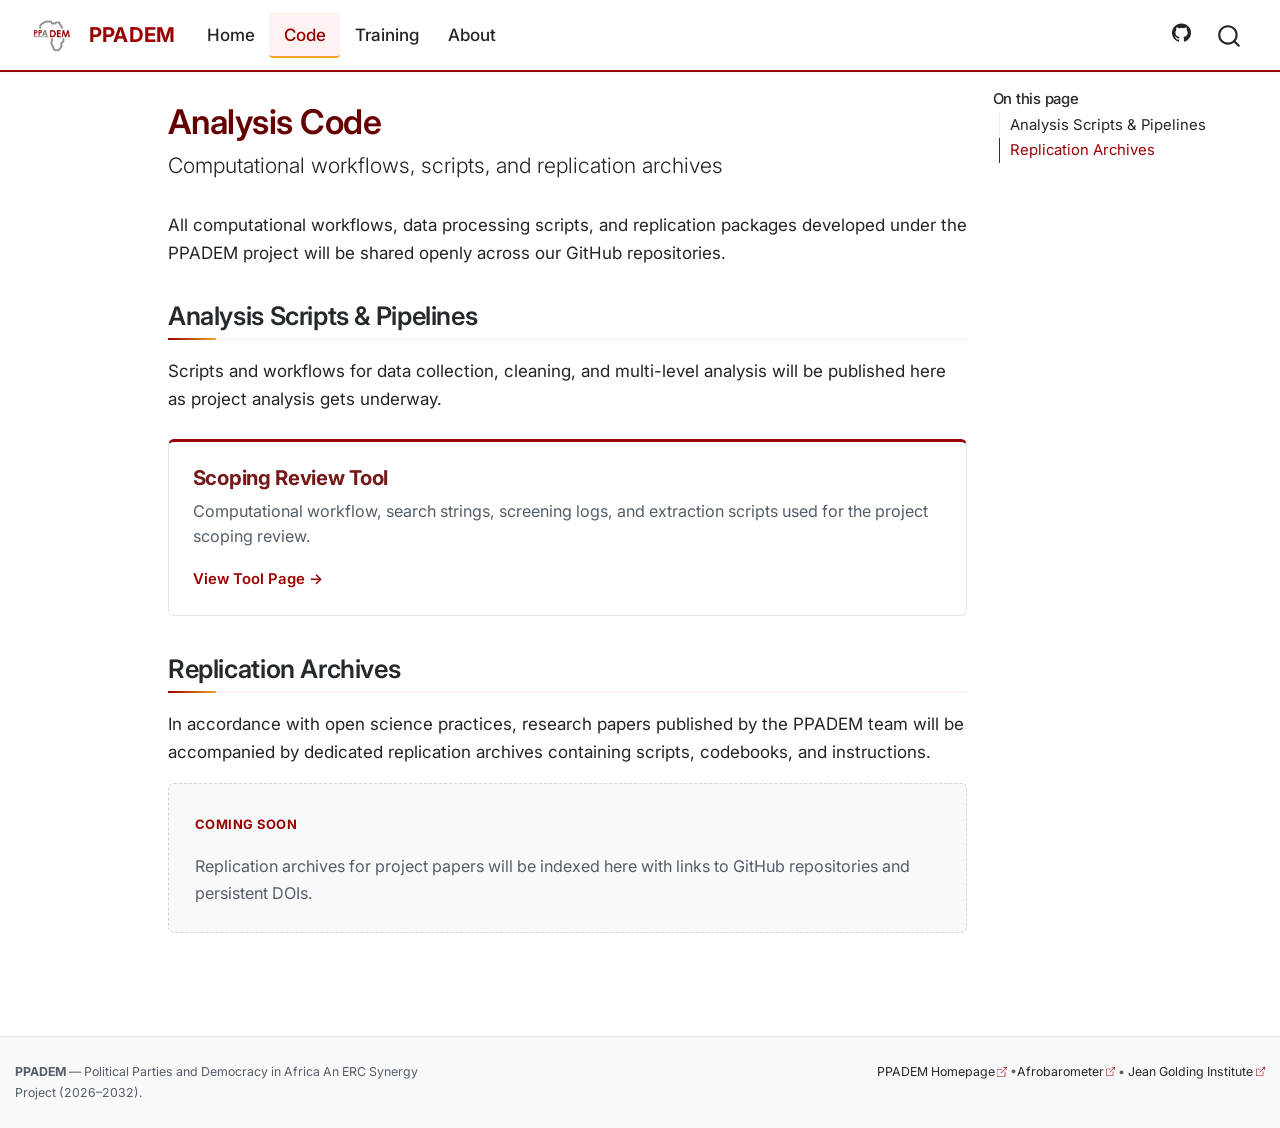
<file: docs/code.html>
<!DOCTYPE html>
<html xmlns="http://www.w3.org/1999/xhtml" lang="en" xml:lang="en"><head>

<meta charset="utf-8">
<meta name="generator" content="quarto-1.10.18">

<meta name="viewport" content="width=device-width, initial-scale=1.0, user-scalable=yes">


<title>Analysis Code – PPADEM</title>
<style>
/* Default styles provided by pandoc.
** See https://pandoc.org/MANUAL.html#variables-for-html for config info.
*/
span.smallcaps{font-variant: small-caps;}
div.columns{display: flex; gap: 1.5em;}
div.column{flex: auto;}
@media screen {
div.columns{gap: min(4vw, 1.5em);}
div.column{overflow-x: auto;}
}
div.hanging-indent{margin-left: 1.5em; text-indent: -1.5em;}
ul.task-list{list-style: none;}
ul.task-list li input[type="checkbox"] {
  width: 0.8em;
  margin: 0 0.8em 0.2em -1em; /* quarto-specific, see https://github.com/quarto-dev/quarto-cli/issues/4556 */ 
  vertical-align: middle;
}
</style>


<script src="site_libs/quarto-nav/quarto-nav.js"></script>
<script src="site_libs/quarto-nav/headroom.min.js"></script>
<script src="site_libs/clipboard/clipboard.min.js"></script>
<script src="site_libs/quarto-search/autocomplete.umd.js"></script>
<script src="site_libs/quarto-search/fuse.min.js"></script>
<script src="site_libs/quarto-search/quarto-search.js"></script>
<meta name="quarto:offset" content="./">
<link href="./images/PPADEM Logo.png" rel="icon" type="image/png">
<script src="site_libs/quarto-html/quarto.js" type="module"></script>
<script src="site_libs/quarto-html/tabsets/tabsets.js" type="module"></script>
<script src="site_libs/quarto-html/popper.min.js"></script>
<script src="site_libs/quarto-html/tippy.umd.min.js"></script>
<script src="site_libs/quarto-html/anchor.min.js"></script>
<link href="site_libs/quarto-html/tippy.css" rel="stylesheet">
<link href="site_libs/quarto-html/quarto-syntax-highlighting-64a204ab8560d761af7679ceaba22944.css" rel="stylesheet" id="quarto-text-highlighting-styles">
<script src="site_libs/bootstrap/bootstrap.min.js"></script>
<link href="site_libs/bootstrap/bootstrap-icons.css" rel="stylesheet">
<link href="site_libs/bootstrap/bootstrap-8bac9a08e45b4fc2aa48f1c92d892b86.min.css" rel="stylesheet" append-hash="true" id="quarto-bootstrap" data-mode="light">
<script id="quarto-search-options" type="application/json">{
  "location": "navbar",
  "copy-button": false,
  "collapse-after": 3,
  "panel-placement": "end",
  "type": "overlay",
  "limit": 50,
  "keyboard-shortcut": [
    "f",
    "/",
    "s"
  ],
  "show-item-context": false,
  "language": {
    "search-no-results-text": "No results",
    "search-matching-documents-text": "matching documents",
    "search-copy-link-title": "Copy link to search",
    "search-hide-matches-text": "Hide additional matches",
    "search-more-match-text": "more match in this document",
    "search-more-matches-text": "more matches in this document",
    "search-clear-button-title": "Clear",
    "search-text-placeholder": "",
    "search-detached-cancel-button-title": "Cancel",
    "search-submit-button-title": "Submit",
    "search-label": "Search"
  }
}</script>
<style>html{ scroll-behavior: smooth; }</style>


</head>

<body class="nav-fixed quarto-light">

<div id="quarto-search-results"></div>
  <header id="quarto-header" class="headroom fixed-top">
    <nav class="navbar navbar-expand-lg " data-bs-theme="dark">
      <div class="navbar-container container-fluid">
      <div class="navbar-brand-container mx-auto">
    <a href="./index.html" class="navbar-brand navbar-brand-logo">
    <img src="./images/PPADEM Logo.png" alt="" class="navbar-logo light-content">
    <img src="./images/PPADEM Logo.png" alt="" class="navbar-logo dark-content">
    </a>
    <a class="navbar-brand" href="./index.html">
    <span class="navbar-title">PPADEM</span>
    </a>
  </div>
            <div id="quarto-search" class="" title="Search"></div>
          <button class="navbar-toggler" type="button" data-bs-toggle="collapse" data-bs-target="#navbarCollapse" aria-controls="navbarCollapse" role="menu" aria-expanded="false" aria-label="Toggle navigation" onclick="if (window.quartoToggleHeadroom) { window.quartoToggleHeadroom(); }">
  <span class="navbar-toggler-icon"></span>
</button>
          <div class="collapse navbar-collapse" id="navbarCollapse">
            <ul class="navbar-nav navbar-nav-scroll me-auto">
  <li class="nav-item">
    <a class="nav-link" href="./index.html"> 
<span class="menu-text">Home</span></a>
  </li>  
  <li class="nav-item">
    <a class="nav-link active" href="./code.html" aria-current="page"> 
<span class="menu-text">Code</span></a>
  </li>  
  <li class="nav-item">
    <a class="nav-link" href="./training.html"> 
<span class="menu-text">Training</span></a>
  </li>  
  <li class="nav-item">
    <a class="nav-link" href="./about.html"> 
<span class="menu-text">About</span></a>
  </li>  
</ul>
            <ul class="navbar-nav navbar-nav-scroll ms-auto">
  <li class="nav-item compact">
    <a class="nav-link" href="https://github.com/ppadem"> <i class="bi bi-github" role="img" aria-label="GitHub">
</i> 
<span class="menu-text"></span></a>
  </li>  
</ul>
          </div> <!-- /navcollapse -->
            <div class="quarto-navbar-tools">
</div>
      </div> <!-- /container-fluid -->
    </nav>
</header>
<!-- content -->
<div id="quarto-content" class="quarto-container page-columns page-rows-contents page-layout-article page-navbar">
<!-- sidebar -->
<!-- margin-sidebar -->
    <div id="quarto-margin-sidebar" class="sidebar margin-sidebar">
        <nav id="TOC" role="doc-toc" class="toc-active">
    <h2 id="toc-title">On this page</h2>
   
  <ul>
  <li><a href="#analysis-scripts-pipelines" id="toc-analysis-scripts-pipelines" class="nav-link active" data-scroll-target="#analysis-scripts-pipelines">Analysis Scripts &amp; Pipelines</a>
  <ul class="collapse">
  <li><a href="#scoping-review-tool" id="toc-scoping-review-tool" class="nav-link" data-scroll-target="#scoping-review-tool">Scoping Review Tool</a></li>
  </ul></li>
  <li><a href="#replication-archives" id="toc-replication-archives" class="nav-link" data-scroll-target="#replication-archives">Replication Archives</a></li>
  </ul>
</nav>
    </div>
<!-- main -->
<main class="content" id="quarto-document-content">

<header id="title-block-header" class="quarto-title-block default">
<div class="quarto-title">
<h1 class="title">Analysis Code</h1>
<p class="subtitle lead">Computational workflows, scripts, and replication archives</p>
</div>



<div class="quarto-title-meta">

    
  
    
  </div>
  


</header>


<p>All computational workflows, data processing scripts, and replication packages developed under the PPADEM project will be shared openly across our GitHub repositories.</p>
<section id="analysis-scripts-pipelines" class="level2">
<h2 class="anchored" data-anchor-id="analysis-scripts-pipelines">Analysis Scripts &amp; Pipelines</h2>
<p>Scripts and workflows for data collection, cleaning, and multi-level analysis will be published here as project analysis gets underway.</p>
<div class="ppadem-card-grid">
<section id="scoping-review-tool" class="level3 ppadem-card">
<h3 class="anchored" data-anchor-id="scoping-review-tool">Scoping Review Tool</h3>
<p>Computational workflow, search strings, screening logs, and extraction scripts used for the project scoping review.</p>
<p><a href="https://ppadem.github.io/scopingreview" class="card-link" target="_blank"> View Tool Page → </a></p>
</section>
</div>
</section>
<section id="replication-archives" class="level2">
<h2 class="anchored" data-anchor-id="replication-archives">Replication Archives</h2>
<p>In accordance with open science practices, research papers published by the PPADEM team will be accompanied by dedicated replication archives containing scripts, codebooks, and instructions.</p>
<div class="placeholder-box">
<p><span class="ppadem-label">Coming Soon</span></p>
<p>Replication archives for project papers will be indexed here with links to GitHub repositories and persistent DOIs.</p>
</div>


</section>

</main> <!-- /main -->
<script id="quarto-html-after-body" type="application/javascript">
  window.document.addEventListener("DOMContentLoaded", function (event) {
    const icon = "";
    const anchorJS = new window.AnchorJS();
    anchorJS.options = {
      placement: 'right',
      icon: icon
    };
    anchorJS.add('.anchored');
    const isCodeAnnotation = (el) => {
      for (const clz of el.classList) {
        if (clz.startsWith('code-annotation-')) {                     
          return true;
        }
      }
      return false;
    }
    const onCopySuccess = function(e) {
      // button target
      const button = e.trigger;
      // don't keep focus
      button.blur();
      // flash "checked"
      button.classList.add('code-copy-button-checked');
      var currentTitle = button.getAttribute("title");
      button.setAttribute("title", "Copied!");
      let tooltip;
      if (window.bootstrap) {
        button.setAttribute("data-bs-toggle", "tooltip");
        button.setAttribute("data-bs-placement", "left");
        button.setAttribute("data-bs-title", "Copied!");
        tooltip = new bootstrap.Tooltip(button, 
          { trigger: "manual", 
            customClass: "code-copy-button-tooltip",
            offset: [0, -8]});
        tooltip.show();    
      }
      setTimeout(function() {
        if (tooltip) {
          tooltip.hide();
          button.removeAttribute("data-bs-title");
          button.removeAttribute("data-bs-toggle");
          button.removeAttribute("data-bs-placement");
        }
        button.setAttribute("title", currentTitle);
        button.classList.remove('code-copy-button-checked');
      }, 1000);
      // clear code selection
      e.clearSelection();
    }
    const getTextToCopy = function(trigger) {
      const outerScaffold = trigger.parentElement.cloneNode(true);
      const codeEl = outerScaffold.querySelector('code');
      for (const childEl of codeEl.children) {
        if (isCodeAnnotation(childEl)) {
          childEl.remove();
        }
      }
      return codeEl.innerText;
    }
    const clipboard = new window.ClipboardJS('.code-copy-button:not([data-in-quarto-modal])', {
      text: getTextToCopy
    });
    clipboard.on('success', onCopySuccess);
    if (window.document.getElementById('quarto-embedded-source-code-modal')) {
      const clipboardModal = new window.ClipboardJS('.code-copy-button[data-in-quarto-modal]', {
        text: getTextToCopy,
        container: window.document.getElementById('quarto-embedded-source-code-modal')
      });
      clipboardModal.on('success', onCopySuccess);
    }
      var localhostRegex = new RegExp(/^(?:http|https):\/\/localhost\:?[0-9]*\//);
      var mailtoRegex = new RegExp(/^mailto:/);
        var filterRegex = new RegExp("https:\/\/ppadem\.github\.io");
      var isInternal = (href) => {
          return filterRegex.test(href) || localhostRegex.test(href) || mailtoRegex.test(href);
      }
      // Inspect non-navigation links and adorn them if external
     var links = window.document.querySelectorAll('a[href]:not(.nav-link):not(.navbar-brand):not(.toc-action):not(.sidebar-link):not(.sidebar-item-toggle):not(.pagination-link):not(.no-external):not([aria-hidden]):not(.dropdown-item):not(.quarto-navigation-tool):not(.about-link)');
      for (var i=0; i<links.length; i++) {
        const link = links[i];
        if (!isInternal(link.href)) {
          // undo the damage that might have been done by quarto-nav.js in the case of
          // links that we want to consider external
          if (link.dataset.originalHref !== undefined) {
            link.href = link.dataset.originalHref;
          }
            // target, if specified
            link.setAttribute("target", "_blank");
            if (link.getAttribute("rel") === null) {
              link.setAttribute("rel", "noopener");
            }
            // default icon
            link.classList.add("external");
        }
      }
    function tippyHover(el, contentFn, onTriggerFn, onUntriggerFn) {
      const config = {
        allowHTML: true,
        maxWidth: 500,
        delay: 100,
        arrow: false,
        appendTo: function(el) {
            return el.parentElement;
        },
        interactive: true,
        interactiveBorder: 10,
        theme: 'quarto',
        placement: 'bottom-start',
      };
      if (contentFn) {
        config.content = contentFn;
      }
      if (onTriggerFn) {
        config.onTrigger = onTriggerFn;
      }
      if (onUntriggerFn) {
        config.onUntrigger = onUntriggerFn;
      }
      window.tippy(el, config); 
    }
    const noterefs = window.document.querySelectorAll('a[role="doc-noteref"]');
    for (var i=0; i<noterefs.length; i++) {
      const ref = noterefs[i];
      tippyHover(ref, function() {
        // use id or data attribute instead here
        let href = ref.getAttribute('data-footnote-href') || ref.getAttribute('href');
        try { href = new URL(href).hash; } catch {}
        const id = href.replace(/^#\/?/, "");
        const note = window.document.getElementById(id);
        if (note) {
          return note.innerHTML;
        } else {
          return "";
        }
      });
    }
    const xrefs = window.document.querySelectorAll('a.quarto-xref');
    const processXRef = (id, note) => {
      // Strip column container classes
      const stripColumnClz = (el) => {
        el.classList.remove("page-full", "page-columns");
        if (el.children) {
          for (const child of el.children) {
            stripColumnClz(child);
          }
        }
      }
      stripColumnClz(note)
      if (id === null || id.startsWith('sec-')) {
        // Special case sections, only their first couple elements
        const container = document.createElement("div");
        if (note.children && note.children.length > 2) {
          container.appendChild(note.children[0].cloneNode(true));
          for (let i = 1; i < note.children.length; i++) {
            const child = note.children[i];
            if (child.tagName === "P" && child.innerText === "") {
              continue;
            } else {
              container.appendChild(child.cloneNode(true));
              break;
            }
          }
          if (window.Quarto?.typesetMath) {
            window.Quarto.typesetMath(container);
          }
          return container.innerHTML
        } else {
          if (window.Quarto?.typesetMath) {
            window.Quarto.typesetMath(note);
          }
          return note.innerHTML;
        }
      } else {
        // Remove any anchor links if they are present
        const anchorLink = note.querySelector('a.anchorjs-link');
        if (anchorLink) {
          anchorLink.remove();
        }
        if (window.Quarto?.typesetMath) {
          window.Quarto.typesetMath(note);
        }
        if (note.classList.contains("callout")) {
          return note.outerHTML;
        } else {
          return note.innerHTML;
        }
      }
    }
    for (var i=0; i<xrefs.length; i++) {
      const xref = xrefs[i];
      tippyHover(xref, undefined, function(instance) {
        instance.disable();
        let url = xref.getAttribute('href');
        let hash = undefined; 
        if (url.startsWith('#')) {
          hash = url;
        } else {
          try { hash = new URL(url).hash; } catch {}
        }
        if (hash) {
          const id = hash.replace(/^#\/?/, "");
          const note = window.document.getElementById(id);
          if (note !== null) {
            try {
              const html = processXRef(id, note.cloneNode(true));
              instance.setContent(html);
            } finally {
              instance.enable();
              instance.show();
            }
          } else {
            // See if we can fetch this
            fetch(url.split('#')[0])
            .then(res => res.text())
            .then(html => {
              const parser = new DOMParser();
              const htmlDoc = parser.parseFromString(html, "text/html");
              const note = htmlDoc.getElementById(id);
              if (note !== null) {
                const html = processXRef(id, note);
                instance.setContent(html);
              } 
            }).finally(() => {
              instance.enable();
              instance.show();
            });
          }
        } else {
          // See if we can fetch a full url (with no hash to target)
          // This is a special case and we should probably do some content thinning / targeting
          fetch(url)
          .then(res => res.text())
          .then(html => {
            const parser = new DOMParser();
            const htmlDoc = parser.parseFromString(html, "text/html");
            const note = htmlDoc.querySelector('main.content');
            if (note !== null) {
              // This should only happen for chapter cross references
              // (since there is no id in the URL)
              // remove the first header
              if (note.children.length > 0 && note.children[0].tagName === "HEADER") {
                note.children[0].remove();
              }
              const html = processXRef(null, note);
              instance.setContent(html);
            } 
          }).finally(() => {
            instance.enable();
            instance.show();
          });
        }
      }, function(instance) {
      });
    }
        let selectedAnnoteEl;
        const selectorForAnnotation = ( cell, annotation) => {
          let cellAttr = 'data-code-cell="' + cell + '"';
          let lineAttr = 'data-code-annotation="' +  annotation + '"';
          const selector = 'span[' + cellAttr + '][' + lineAttr + ']';
          return selector;
        }
        const selectCodeLines = (annoteEl) => {
          const doc = window.document;
          const targetCell = annoteEl.getAttribute("data-target-cell");
          const targetAnnotation = annoteEl.getAttribute("data-target-annotation");
          const annoteSpan = window.document.querySelector(selectorForAnnotation(targetCell, targetAnnotation));
          const lines = annoteSpan.getAttribute("data-code-lines").split(",");
          const lineIds = lines.map((line) => {
            return targetCell + "-" + line;
          })
          let top = null;
          let height = null;
          let parent = null;
          if (lineIds.length > 0) {
              //compute the position of the single el (top and bottom and make a div)
              const el = window.document.getElementById(lineIds[0]);
              top = el.offsetTop;
              height = el.offsetHeight;
              parent = el.parentElement.parentElement;
            if (lineIds.length > 1) {
              const lastEl = window.document.getElementById(lineIds[lineIds.length - 1]);
              const bottom = lastEl.offsetTop + lastEl.offsetHeight;
              height = bottom - top;
            }
            if (top !== null && height !== null && parent !== null) {
              // cook up a div (if necessary) and position it 
              let div = window.document.getElementById("code-annotation-line-highlight");
              if (div === null) {
                div = window.document.createElement("div");
                div.setAttribute("id", "code-annotation-line-highlight");
                div.style.position = 'absolute';
                parent.appendChild(div);
              }
              div.style.top = top - 2 + "px";
              div.style.height = height + 4 + "px";
              div.style.left = 0;
              let gutterDiv = window.document.getElementById("code-annotation-line-highlight-gutter");
              if (gutterDiv === null) {
                gutterDiv = window.document.createElement("div");
                gutterDiv.setAttribute("id", "code-annotation-line-highlight-gutter");
                gutterDiv.style.position = 'absolute';
                const codeCell = window.document.getElementById(targetCell);
                const gutter = codeCell.querySelector('.code-annotation-gutter');
                gutter.appendChild(gutterDiv);
              }
              gutterDiv.style.top = top - 2 + "px";
              gutterDiv.style.height = height + 4 + "px";
            }
            selectedAnnoteEl = annoteEl;
          }
        };
        const unselectCodeLines = () => {
          const elementsIds = ["code-annotation-line-highlight", "code-annotation-line-highlight-gutter"];
          elementsIds.forEach((elId) => {
            const div = window.document.getElementById(elId);
            if (div) {
              div.remove();
            }
          });
          selectedAnnoteEl = undefined;
        };
          // Handle positioning of the toggle
      window.addEventListener(
        "resize",
        throttle(() => {
          elRect = undefined;
          if (selectedAnnoteEl) {
            selectCodeLines(selectedAnnoteEl);
          }
        }, 10)
      );
      function throttle(fn, ms) {
      let throttle = false;
      let timer;
        return (...args) => {
          if(!throttle) { // first call gets through
              fn.apply(this, args);
              throttle = true;
          } else { // all the others get throttled
              if(timer) clearTimeout(timer); // cancel #2
              timer = setTimeout(() => {
                fn.apply(this, args);
                timer = throttle = false;
              }, ms);
          }
        };
      }
        // Attach click handler to the DT
        const annoteDls = window.document.querySelectorAll('dt[data-target-cell]');
        for (const annoteDlNode of annoteDls) {
          annoteDlNode.addEventListener('click', (event) => {
            const clickedEl = event.target;
            if (clickedEl !== selectedAnnoteEl) {
              unselectCodeLines();
              const activeEl = window.document.querySelector('dt[data-target-cell].code-annotation-active');
              if (activeEl) {
                activeEl.classList.remove('code-annotation-active');
              }
              selectCodeLines(clickedEl);
              clickedEl.classList.add('code-annotation-active');
            } else {
              // Unselect the line
              unselectCodeLines();
              clickedEl.classList.remove('code-annotation-active');
            }
          });
        }
    const findCites = (el) => {
      const parentEl = el.parentElement;
      if (parentEl) {
        const cites = parentEl.dataset.cites;
        if (cites) {
          return {
            el,
            cites: cites.split(' ')
          };
        } else {
          return findCites(el.parentElement)
        }
      } else {
        return undefined;
      }
    };
    var bibliorefs = window.document.querySelectorAll('a[role="doc-biblioref"]');
    for (var i=0; i<bibliorefs.length; i++) {
      const ref = bibliorefs[i];
      const citeInfo = findCites(ref);
      if (citeInfo) {
        tippyHover(citeInfo.el, function() {
          var popup = window.document.createElement('div');
          citeInfo.cites.forEach(function(cite) {
            var citeDiv = window.document.createElement('div');
            citeDiv.classList.add('hanging-indent');
            citeDiv.classList.add('csl-entry');
            var biblioDiv = window.document.getElementById('ref-' + cite);
            if (biblioDiv) {
              citeDiv.innerHTML = biblioDiv.innerHTML;
            }
            popup.appendChild(citeDiv);
          });
          return popup.innerHTML;
        });
      }
    }
  });
  </script>
</div> <!-- /content -->
<footer class="footer">
  <div class="nav-footer">
    <div class="nav-footer-left">
<p><strong>PPADEM</strong> — Political Parties and Democracy in Africa An ERC Synergy Project (2026–2032).</p>
</div>   
    <div class="nav-footer-center">
      &nbsp;
    </div>
    <div class="nav-footer-right">
<p><a href="https://politicalpartiesafrica.com/ppadem/">PPADEM Homepage</a> •<a href="https://www.afrobarometer.org/">Afrobarometer</a> • <a href="https://www.bristol.ac.uk/golding/">Jean Golding Institute</a></p>
</div>
  </div>
</footer>




<script src="site_libs/quarto-html/zenscroll-min.js"></script>
</body></html>
</file>
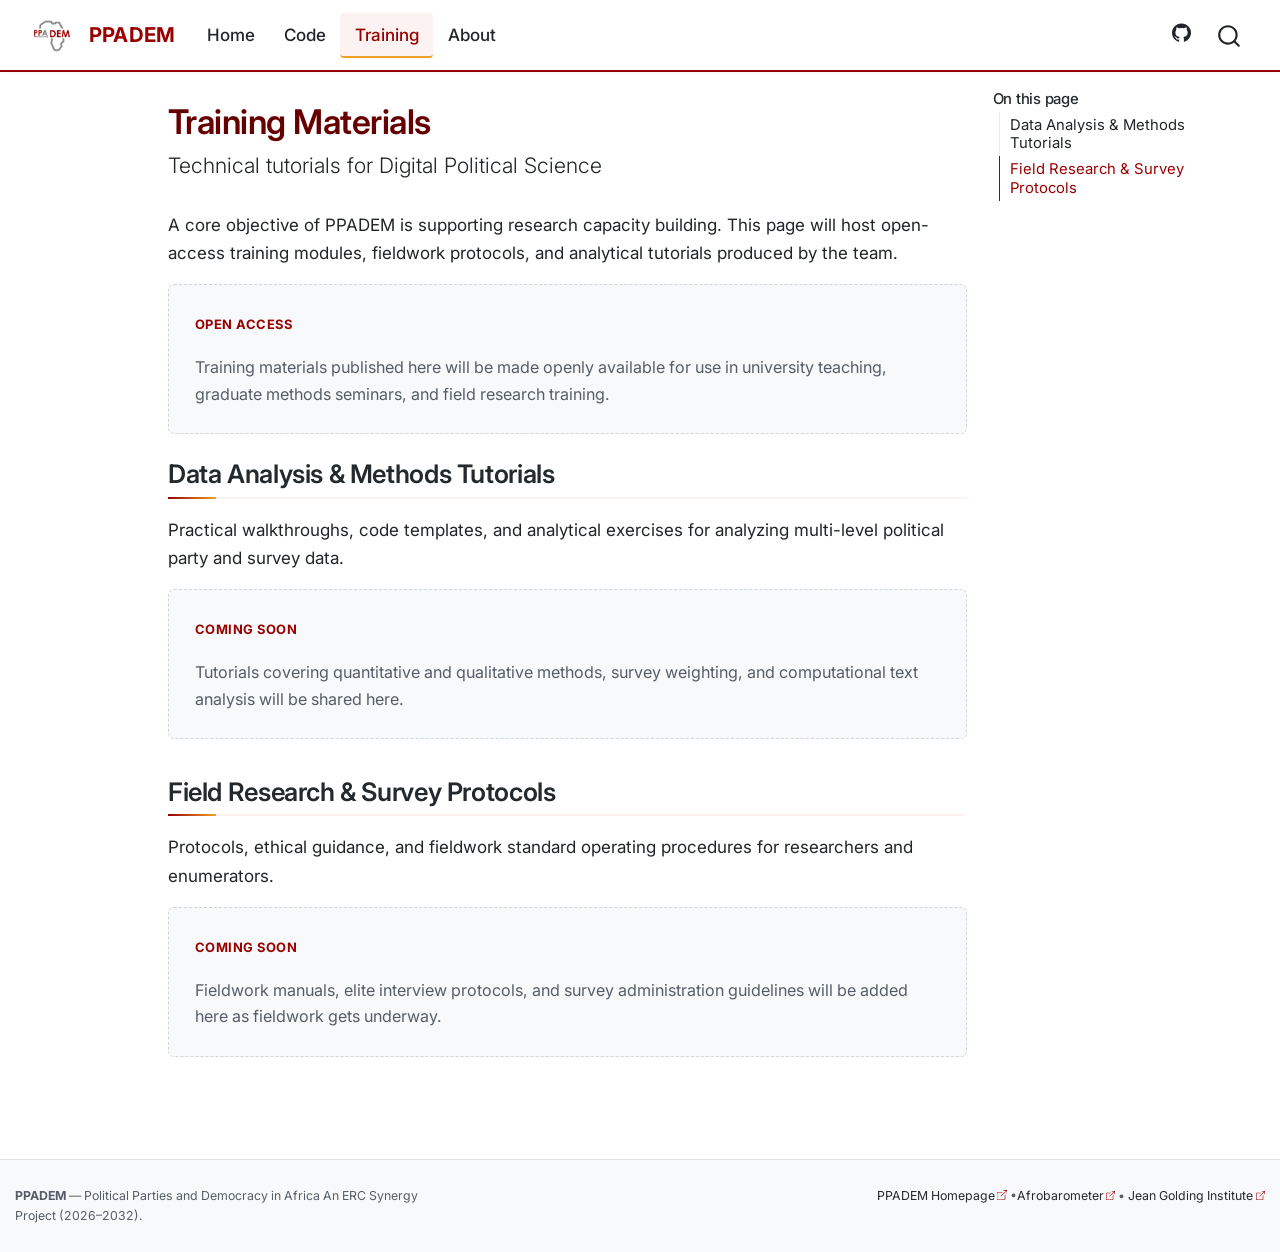
<file: docs/training.html>
<!DOCTYPE html>
<html xmlns="http://www.w3.org/1999/xhtml" lang="en" xml:lang="en"><head>

<meta charset="utf-8">
<meta name="generator" content="quarto-1.10.18">

<meta name="viewport" content="width=device-width, initial-scale=1.0, user-scalable=yes">


<title>Training Materials – PPADEM</title>
<style>
/* Default styles provided by pandoc.
** See https://pandoc.org/MANUAL.html#variables-for-html for config info.
*/
span.smallcaps{font-variant: small-caps;}
div.columns{display: flex; gap: 1.5em;}
div.column{flex: auto;}
@media screen {
div.columns{gap: min(4vw, 1.5em);}
div.column{overflow-x: auto;}
}
div.hanging-indent{margin-left: 1.5em; text-indent: -1.5em;}
ul.task-list{list-style: none;}
ul.task-list li input[type="checkbox"] {
  width: 0.8em;
  margin: 0 0.8em 0.2em -1em; /* quarto-specific, see https://github.com/quarto-dev/quarto-cli/issues/4556 */ 
  vertical-align: middle;
}
</style>


<script src="site_libs/quarto-nav/quarto-nav.js"></script>
<script src="site_libs/quarto-nav/headroom.min.js"></script>
<script src="site_libs/clipboard/clipboard.min.js"></script>
<script src="site_libs/quarto-search/autocomplete.umd.js"></script>
<script src="site_libs/quarto-search/fuse.min.js"></script>
<script src="site_libs/quarto-search/quarto-search.js"></script>
<meta name="quarto:offset" content="./">
<link href="./images/PPADEM Logo.png" rel="icon" type="image/png">
<script src="site_libs/quarto-html/quarto.js" type="module"></script>
<script src="site_libs/quarto-html/tabsets/tabsets.js" type="module"></script>
<script src="site_libs/quarto-html/popper.min.js"></script>
<script src="site_libs/quarto-html/tippy.umd.min.js"></script>
<script src="site_libs/quarto-html/anchor.min.js"></script>
<link href="site_libs/quarto-html/tippy.css" rel="stylesheet">
<link href="site_libs/quarto-html/quarto-syntax-highlighting-64a204ab8560d761af7679ceaba22944.css" rel="stylesheet" id="quarto-text-highlighting-styles">
<script src="site_libs/bootstrap/bootstrap.min.js"></script>
<link href="site_libs/bootstrap/bootstrap-icons.css" rel="stylesheet">
<link href="site_libs/bootstrap/bootstrap-8bac9a08e45b4fc2aa48f1c92d892b86.min.css" rel="stylesheet" append-hash="true" id="quarto-bootstrap" data-mode="light">
<script id="quarto-search-options" type="application/json">{
  "location": "navbar",
  "copy-button": false,
  "collapse-after": 3,
  "panel-placement": "end",
  "type": "overlay",
  "limit": 50,
  "keyboard-shortcut": [
    "f",
    "/",
    "s"
  ],
  "show-item-context": false,
  "language": {
    "search-no-results-text": "No results",
    "search-matching-documents-text": "matching documents",
    "search-copy-link-title": "Copy link to search",
    "search-hide-matches-text": "Hide additional matches",
    "search-more-match-text": "more match in this document",
    "search-more-matches-text": "more matches in this document",
    "search-clear-button-title": "Clear",
    "search-text-placeholder": "",
    "search-detached-cancel-button-title": "Cancel",
    "search-submit-button-title": "Submit",
    "search-label": "Search"
  }
}</script>
<style>html{ scroll-behavior: smooth; }</style>


</head>

<body class="nav-fixed quarto-light">

<div id="quarto-search-results"></div>
  <header id="quarto-header" class="headroom fixed-top">
    <nav class="navbar navbar-expand-lg " data-bs-theme="dark">
      <div class="navbar-container container-fluid">
      <div class="navbar-brand-container mx-auto">
    <a href="./index.html" class="navbar-brand navbar-brand-logo">
    <img src="./images/PPADEM Logo.png" alt="" class="navbar-logo light-content">
    <img src="./images/PPADEM Logo.png" alt="" class="navbar-logo dark-content">
    </a>
    <a class="navbar-brand" href="./index.html">
    <span class="navbar-title">PPADEM</span>
    </a>
  </div>
            <div id="quarto-search" class="" title="Search"></div>
          <button class="navbar-toggler" type="button" data-bs-toggle="collapse" data-bs-target="#navbarCollapse" aria-controls="navbarCollapse" role="menu" aria-expanded="false" aria-label="Toggle navigation" onclick="if (window.quartoToggleHeadroom) { window.quartoToggleHeadroom(); }">
  <span class="navbar-toggler-icon"></span>
</button>
          <div class="collapse navbar-collapse" id="navbarCollapse">
            <ul class="navbar-nav navbar-nav-scroll me-auto">
  <li class="nav-item">
    <a class="nav-link" href="./index.html"> 
<span class="menu-text">Home</span></a>
  </li>  
  <li class="nav-item">
    <a class="nav-link" href="./code.html"> 
<span class="menu-text">Code</span></a>
  </li>  
  <li class="nav-item">
    <a class="nav-link active" href="./training.html" aria-current="page"> 
<span class="menu-text">Training</span></a>
  </li>  
  <li class="nav-item">
    <a class="nav-link" href="./about.html"> 
<span class="menu-text">About</span></a>
  </li>  
</ul>
            <ul class="navbar-nav navbar-nav-scroll ms-auto">
  <li class="nav-item compact">
    <a class="nav-link" href="https://github.com/ppadem"> <i class="bi bi-github" role="img" aria-label="GitHub">
</i> 
<span class="menu-text"></span></a>
  </li>  
</ul>
          </div> <!-- /navcollapse -->
            <div class="quarto-navbar-tools">
</div>
      </div> <!-- /container-fluid -->
    </nav>
</header>
<!-- content -->
<div id="quarto-content" class="quarto-container page-columns page-rows-contents page-layout-article page-navbar">
<!-- sidebar -->
<!-- margin-sidebar -->
    <div id="quarto-margin-sidebar" class="sidebar margin-sidebar">
        <nav id="TOC" role="doc-toc" class="toc-active">
    <h2 id="toc-title">On this page</h2>
   
  <ul>
  <li><a href="#data-analysis-methods-tutorials" id="toc-data-analysis-methods-tutorials" class="nav-link active" data-scroll-target="#data-analysis-methods-tutorials">Data Analysis &amp; Methods Tutorials</a></li>
  <li><a href="#field-research-survey-protocols" id="toc-field-research-survey-protocols" class="nav-link" data-scroll-target="#field-research-survey-protocols">Field Research &amp; Survey Protocols</a></li>
  </ul>
</nav>
    </div>
<!-- main -->
<main class="content" id="quarto-document-content">

<header id="title-block-header" class="quarto-title-block default">
<div class="quarto-title">
<h1 class="title">Training Materials</h1>
<p class="subtitle lead">Technical tutorials for Digital Political Science</p>
</div>



<div class="quarto-title-meta">

    
  
    
  </div>
  


</header>


<p>A core objective of PPADEM is supporting research capacity building. This page will host open-access training modules, fieldwork protocols, and analytical tutorials produced by the team.</p>
<div class="placeholder-box">
<p><span class="ppadem-label">Open Access</span></p>
<p>Training materials published here will be made openly available for use in university teaching, graduate methods seminars, and field research training.</p>
</div>
<section id="data-analysis-methods-tutorials" class="level2">
<h2 class="anchored" data-anchor-id="data-analysis-methods-tutorials">Data Analysis &amp; Methods Tutorials</h2>
<p>Practical walkthroughs, code templates, and analytical exercises for analyzing multi-level political party and survey data.</p>
<div class="placeholder-box">
<p><span class="ppadem-label">Coming Soon</span></p>
<p>Tutorials covering quantitative and qualitative methods, survey weighting, and computational text analysis will be shared here.</p>
</div>
</section>
<section id="field-research-survey-protocols" class="level2">
<h2 class="anchored" data-anchor-id="field-research-survey-protocols">Field Research &amp; Survey Protocols</h2>
<p>Protocols, ethical guidance, and fieldwork standard operating procedures for researchers and enumerators.</p>
<div class="placeholder-box">
<p><span class="ppadem-label">Coming Soon</span></p>
<p>Fieldwork manuals, elite interview protocols, and survey administration guidelines will be added here as fieldwork gets underway.</p>
</div>


</section>

</main> <!-- /main -->
<script id="quarto-html-after-body" type="application/javascript">
  window.document.addEventListener("DOMContentLoaded", function (event) {
    const icon = "";
    const anchorJS = new window.AnchorJS();
    anchorJS.options = {
      placement: 'right',
      icon: icon
    };
    anchorJS.add('.anchored');
    const isCodeAnnotation = (el) => {
      for (const clz of el.classList) {
        if (clz.startsWith('code-annotation-')) {                     
          return true;
        }
      }
      return false;
    }
    const onCopySuccess = function(e) {
      // button target
      const button = e.trigger;
      // don't keep focus
      button.blur();
      // flash "checked"
      button.classList.add('code-copy-button-checked');
      var currentTitle = button.getAttribute("title");
      button.setAttribute("title", "Copied!");
      let tooltip;
      if (window.bootstrap) {
        button.setAttribute("data-bs-toggle", "tooltip");
        button.setAttribute("data-bs-placement", "left");
        button.setAttribute("data-bs-title", "Copied!");
        tooltip = new bootstrap.Tooltip(button, 
          { trigger: "manual", 
            customClass: "code-copy-button-tooltip",
            offset: [0, -8]});
        tooltip.show();    
      }
      setTimeout(function() {
        if (tooltip) {
          tooltip.hide();
          button.removeAttribute("data-bs-title");
          button.removeAttribute("data-bs-toggle");
          button.removeAttribute("data-bs-placement");
        }
        button.setAttribute("title", currentTitle);
        button.classList.remove('code-copy-button-checked');
      }, 1000);
      // clear code selection
      e.clearSelection();
    }
    const getTextToCopy = function(trigger) {
      const outerScaffold = trigger.parentElement.cloneNode(true);
      const codeEl = outerScaffold.querySelector('code');
      for (const childEl of codeEl.children) {
        if (isCodeAnnotation(childEl)) {
          childEl.remove();
        }
      }
      return codeEl.innerText;
    }
    const clipboard = new window.ClipboardJS('.code-copy-button:not([data-in-quarto-modal])', {
      text: getTextToCopy
    });
    clipboard.on('success', onCopySuccess);
    if (window.document.getElementById('quarto-embedded-source-code-modal')) {
      const clipboardModal = new window.ClipboardJS('.code-copy-button[data-in-quarto-modal]', {
        text: getTextToCopy,
        container: window.document.getElementById('quarto-embedded-source-code-modal')
      });
      clipboardModal.on('success', onCopySuccess);
    }
      var localhostRegex = new RegExp(/^(?:http|https):\/\/localhost\:?[0-9]*\//);
      var mailtoRegex = new RegExp(/^mailto:/);
        var filterRegex = new RegExp("https:\/\/ppadem\.github\.io");
      var isInternal = (href) => {
          return filterRegex.test(href) || localhostRegex.test(href) || mailtoRegex.test(href);
      }
      // Inspect non-navigation links and adorn them if external
     var links = window.document.querySelectorAll('a[href]:not(.nav-link):not(.navbar-brand):not(.toc-action):not(.sidebar-link):not(.sidebar-item-toggle):not(.pagination-link):not(.no-external):not([aria-hidden]):not(.dropdown-item):not(.quarto-navigation-tool):not(.about-link)');
      for (var i=0; i<links.length; i++) {
        const link = links[i];
        if (!isInternal(link.href)) {
          // undo the damage that might have been done by quarto-nav.js in the case of
          // links that we want to consider external
          if (link.dataset.originalHref !== undefined) {
            link.href = link.dataset.originalHref;
          }
            // target, if specified
            link.setAttribute("target", "_blank");
            if (link.getAttribute("rel") === null) {
              link.setAttribute("rel", "noopener");
            }
            // default icon
            link.classList.add("external");
        }
      }
    function tippyHover(el, contentFn, onTriggerFn, onUntriggerFn) {
      const config = {
        allowHTML: true,
        maxWidth: 500,
        delay: 100,
        arrow: false,
        appendTo: function(el) {
            return el.parentElement;
        },
        interactive: true,
        interactiveBorder: 10,
        theme: 'quarto',
        placement: 'bottom-start',
      };
      if (contentFn) {
        config.content = contentFn;
      }
      if (onTriggerFn) {
        config.onTrigger = onTriggerFn;
      }
      if (onUntriggerFn) {
        config.onUntrigger = onUntriggerFn;
      }
      window.tippy(el, config); 
    }
    const noterefs = window.document.querySelectorAll('a[role="doc-noteref"]');
    for (var i=0; i<noterefs.length; i++) {
      const ref = noterefs[i];
      tippyHover(ref, function() {
        // use id or data attribute instead here
        let href = ref.getAttribute('data-footnote-href') || ref.getAttribute('href');
        try { href = new URL(href).hash; } catch {}
        const id = href.replace(/^#\/?/, "");
        const note = window.document.getElementById(id);
        if (note) {
          return note.innerHTML;
        } else {
          return "";
        }
      });
    }
    const xrefs = window.document.querySelectorAll('a.quarto-xref');
    const processXRef = (id, note) => {
      // Strip column container classes
      const stripColumnClz = (el) => {
        el.classList.remove("page-full", "page-columns");
        if (el.children) {
          for (const child of el.children) {
            stripColumnClz(child);
          }
        }
      }
      stripColumnClz(note)
      if (id === null || id.startsWith('sec-')) {
        // Special case sections, only their first couple elements
        const container = document.createElement("div");
        if (note.children && note.children.length > 2) {
          container.appendChild(note.children[0].cloneNode(true));
          for (let i = 1; i < note.children.length; i++) {
            const child = note.children[i];
            if (child.tagName === "P" && child.innerText === "") {
              continue;
            } else {
              container.appendChild(child.cloneNode(true));
              break;
            }
          }
          if (window.Quarto?.typesetMath) {
            window.Quarto.typesetMath(container);
          }
          return container.innerHTML
        } else {
          if (window.Quarto?.typesetMath) {
            window.Quarto.typesetMath(note);
          }
          return note.innerHTML;
        }
      } else {
        // Remove any anchor links if they are present
        const anchorLink = note.querySelector('a.anchorjs-link');
        if (anchorLink) {
          anchorLink.remove();
        }
        if (window.Quarto?.typesetMath) {
          window.Quarto.typesetMath(note);
        }
        if (note.classList.contains("callout")) {
          return note.outerHTML;
        } else {
          return note.innerHTML;
        }
      }
    }
    for (var i=0; i<xrefs.length; i++) {
      const xref = xrefs[i];
      tippyHover(xref, undefined, function(instance) {
        instance.disable();
        let url = xref.getAttribute('href');
        let hash = undefined; 
        if (url.startsWith('#')) {
          hash = url;
        } else {
          try { hash = new URL(url).hash; } catch {}
        }
        if (hash) {
          const id = hash.replace(/^#\/?/, "");
          const note = window.document.getElementById(id);
          if (note !== null) {
            try {
              const html = processXRef(id, note.cloneNode(true));
              instance.setContent(html);
            } finally {
              instance.enable();
              instance.show();
            }
          } else {
            // See if we can fetch this
            fetch(url.split('#')[0])
            .then(res => res.text())
            .then(html => {
              const parser = new DOMParser();
              const htmlDoc = parser.parseFromString(html, "text/html");
              const note = htmlDoc.getElementById(id);
              if (note !== null) {
                const html = processXRef(id, note);
                instance.setContent(html);
              } 
            }).finally(() => {
              instance.enable();
              instance.show();
            });
          }
        } else {
          // See if we can fetch a full url (with no hash to target)
          // This is a special case and we should probably do some content thinning / targeting
          fetch(url)
          .then(res => res.text())
          .then(html => {
            const parser = new DOMParser();
            const htmlDoc = parser.parseFromString(html, "text/html");
            const note = htmlDoc.querySelector('main.content');
            if (note !== null) {
              // This should only happen for chapter cross references
              // (since there is no id in the URL)
              // remove the first header
              if (note.children.length > 0 && note.children[0].tagName === "HEADER") {
                note.children[0].remove();
              }
              const html = processXRef(null, note);
              instance.setContent(html);
            } 
          }).finally(() => {
            instance.enable();
            instance.show();
          });
        }
      }, function(instance) {
      });
    }
        let selectedAnnoteEl;
        const selectorForAnnotation = ( cell, annotation) => {
          let cellAttr = 'data-code-cell="' + cell + '"';
          let lineAttr = 'data-code-annotation="' +  annotation + '"';
          const selector = 'span[' + cellAttr + '][' + lineAttr + ']';
          return selector;
        }
        const selectCodeLines = (annoteEl) => {
          const doc = window.document;
          const targetCell = annoteEl.getAttribute("data-target-cell");
          const targetAnnotation = annoteEl.getAttribute("data-target-annotation");
          const annoteSpan = window.document.querySelector(selectorForAnnotation(targetCell, targetAnnotation));
          const lines = annoteSpan.getAttribute("data-code-lines").split(",");
          const lineIds = lines.map((line) => {
            return targetCell + "-" + line;
          })
          let top = null;
          let height = null;
          let parent = null;
          if (lineIds.length > 0) {
              //compute the position of the single el (top and bottom and make a div)
              const el = window.document.getElementById(lineIds[0]);
              top = el.offsetTop;
              height = el.offsetHeight;
              parent = el.parentElement.parentElement;
            if (lineIds.length > 1) {
              const lastEl = window.document.getElementById(lineIds[lineIds.length - 1]);
              const bottom = lastEl.offsetTop + lastEl.offsetHeight;
              height = bottom - top;
            }
            if (top !== null && height !== null && parent !== null) {
              // cook up a div (if necessary) and position it 
              let div = window.document.getElementById("code-annotation-line-highlight");
              if (div === null) {
                div = window.document.createElement("div");
                div.setAttribute("id", "code-annotation-line-highlight");
                div.style.position = 'absolute';
                parent.appendChild(div);
              }
              div.style.top = top - 2 + "px";
              div.style.height = height + 4 + "px";
              div.style.left = 0;
              let gutterDiv = window.document.getElementById("code-annotation-line-highlight-gutter");
              if (gutterDiv === null) {
                gutterDiv = window.document.createElement("div");
                gutterDiv.setAttribute("id", "code-annotation-line-highlight-gutter");
                gutterDiv.style.position = 'absolute';
                const codeCell = window.document.getElementById(targetCell);
                const gutter = codeCell.querySelector('.code-annotation-gutter');
                gutter.appendChild(gutterDiv);
              }
              gutterDiv.style.top = top - 2 + "px";
              gutterDiv.style.height = height + 4 + "px";
            }
            selectedAnnoteEl = annoteEl;
          }
        };
        const unselectCodeLines = () => {
          const elementsIds = ["code-annotation-line-highlight", "code-annotation-line-highlight-gutter"];
          elementsIds.forEach((elId) => {
            const div = window.document.getElementById(elId);
            if (div) {
              div.remove();
            }
          });
          selectedAnnoteEl = undefined;
        };
          // Handle positioning of the toggle
      window.addEventListener(
        "resize",
        throttle(() => {
          elRect = undefined;
          if (selectedAnnoteEl) {
            selectCodeLines(selectedAnnoteEl);
          }
        }, 10)
      );
      function throttle(fn, ms) {
      let throttle = false;
      let timer;
        return (...args) => {
          if(!throttle) { // first call gets through
              fn.apply(this, args);
              throttle = true;
          } else { // all the others get throttled
              if(timer) clearTimeout(timer); // cancel #2
              timer = setTimeout(() => {
                fn.apply(this, args);
                timer = throttle = false;
              }, ms);
          }
        };
      }
        // Attach click handler to the DT
        const annoteDls = window.document.querySelectorAll('dt[data-target-cell]');
        for (const annoteDlNode of annoteDls) {
          annoteDlNode.addEventListener('click', (event) => {
            const clickedEl = event.target;
            if (clickedEl !== selectedAnnoteEl) {
              unselectCodeLines();
              const activeEl = window.document.querySelector('dt[data-target-cell].code-annotation-active');
              if (activeEl) {
                activeEl.classList.remove('code-annotation-active');
              }
              selectCodeLines(clickedEl);
              clickedEl.classList.add('code-annotation-active');
            } else {
              // Unselect the line
              unselectCodeLines();
              clickedEl.classList.remove('code-annotation-active');
            }
          });
        }
    const findCites = (el) => {
      const parentEl = el.parentElement;
      if (parentEl) {
        const cites = parentEl.dataset.cites;
        if (cites) {
          return {
            el,
            cites: cites.split(' ')
          };
        } else {
          return findCites(el.parentElement)
        }
      } else {
        return undefined;
      }
    };
    var bibliorefs = window.document.querySelectorAll('a[role="doc-biblioref"]');
    for (var i=0; i<bibliorefs.length; i++) {
      const ref = bibliorefs[i];
      const citeInfo = findCites(ref);
      if (citeInfo) {
        tippyHover(citeInfo.el, function() {
          var popup = window.document.createElement('div');
          citeInfo.cites.forEach(function(cite) {
            var citeDiv = window.document.createElement('div');
            citeDiv.classList.add('hanging-indent');
            citeDiv.classList.add('csl-entry');
            var biblioDiv = window.document.getElementById('ref-' + cite);
            if (biblioDiv) {
              citeDiv.innerHTML = biblioDiv.innerHTML;
            }
            popup.appendChild(citeDiv);
          });
          return popup.innerHTML;
        });
      }
    }
  });
  </script>
</div> <!-- /content -->
<footer class="footer">
  <div class="nav-footer">
    <div class="nav-footer-left">
<p><strong>PPADEM</strong> — Political Parties and Democracy in Africa An ERC Synergy Project (2026–2032).</p>
</div>   
    <div class="nav-footer-center">
      &nbsp;
    </div>
    <div class="nav-footer-right">
<p><a href="https://politicalpartiesafrica.com/ppadem/">PPADEM Homepage</a> •<a href="https://www.afrobarometer.org/">Afrobarometer</a> • <a href="https://www.bristol.ac.uk/golding/">Jean Golding Institute</a></p>
</div>
  </div>
</footer>




<script src="site_libs/quarto-html/zenscroll-min.js"></script>
</body></html>
</file>
<file: docs/site_libs/quarto-html/tippy.css>
.tippy-box[data-animation=fade][data-state=hidden]{opacity:0}[data-tippy-root]{max-width:calc(100vw - 10px)}.tippy-box{position:relative;background-color:#333;color:#fff;border-radius:4px;font-size:14px;line-height:1.4;white-space:normal;outline:0;transition-property:transform,visibility,opacity}.tippy-box[data-placement^=top]>.tippy-arrow{bottom:0}.tippy-box[data-placement^=top]>.tippy-arrow:before{bottom:-7px;left:0;border-width:8px 8px 0;border-top-color:initial;transform-origin:center top}.tippy-box[data-placement^=bottom]>.tippy-arrow{top:0}.tippy-box[data-placement^=bottom]>.tippy-arrow:before{top:-7px;left:0;border-width:0 8px 8px;border-bottom-color:initial;transform-origin:center bottom}.tippy-box[data-placement^=left]>.tippy-arrow{right:0}.tippy-box[data-placement^=left]>.tippy-arrow:before{border-width:8px 0 8px 8px;border-left-color:initial;right:-7px;transform-origin:center left}.tippy-box[data-placement^=right]>.tippy-arrow{left:0}.tippy-box[data-placement^=right]>.tippy-arrow:before{left:-7px;border-width:8px 8px 8px 0;border-right-color:initial;transform-origin:center right}.tippy-box[data-inertia][data-state=visible]{transition-timing-function:cubic-bezier(.54,1.5,.38,1.11)}.tippy-arrow{width:16px;height:16px;color:#333}.tippy-arrow:before{content:"";position:absolute;border-color:transparent;border-style:solid}.tippy-content{position:relative;padding:5px 9px;z-index:1}
</file>
<file: docs/site_libs/quarto-html/quarto-syntax-highlighting-64a204ab8560d761af7679ceaba22944.css>
/* quarto syntax highlight colors */
:root {
  --quarto-hl-ot-color: #003B4F;
  --quarto-hl-at-color: #657422;
  --quarto-hl-ss-color: #20794D;
  --quarto-hl-an-color: #5E5E5E;
  --quarto-hl-fu-color: #4758AB;
  --quarto-hl-st-color: #20794D;
  --quarto-hl-cf-color: #003B4F;
  --quarto-hl-op-color: #5E5E5E;
  --quarto-hl-er-color: #AD0000;
  --quarto-hl-bn-color: #AD0000;
  --quarto-hl-al-color: #AD0000;
  --quarto-hl-va-color: #111111;
  --quarto-hl-bu-color: inherit;
  --quarto-hl-ex-color: inherit;
  --quarto-hl-pp-color: #AD0000;
  --quarto-hl-in-color: #5E5E5E;
  --quarto-hl-vs-color: #20794D;
  --quarto-hl-wa-color: #5E5E5E;
  --quarto-hl-do-color: #5E5E5E;
  --quarto-hl-im-color: #00769E;
  --quarto-hl-ch-color: #20794D;
  --quarto-hl-dt-color: #AD0000;
  --quarto-hl-fl-color: #AD0000;
  --quarto-hl-co-color: #5E5E5E;
  --quarto-hl-cv-color: #5E5E5E;
  --quarto-hl-cn-color: #8f5902;
  --quarto-hl-sc-color: #5E5E5E;
  --quarto-hl-dv-color: #AD0000;
  --quarto-hl-kw-color: #003B4F;
}

/* other quarto variables */
:root {
  --quarto-font-monospace: SFMono-Regular, Menlo, Monaco, Consolas, "Liberation Mono", "Courier New", monospace;
}

/* syntax highlight based on Pandoc's rules */
pre > code.sourceCode > span {
  color: #003B4F;
}

code.sourceCode > span {
  color: #003B4F;
}

div.sourceCode,
div.sourceCode pre.sourceCode {
  color: #003B4F;
}

/* Normal */
code span {
  color: #003B4F;
}

/* Alert */
code span.al {
  color: #AD0000;
  font-style: inherit;
}

/* Annotation */
code span.an {
  color: #5E5E5E;
  font-style: inherit;
}

/* Attribute */
code span.at {
  color: #657422;
  font-style: inherit;
}

/* BaseN */
code span.bn {
  color: #AD0000;
  font-style: inherit;
}

/* BuiltIn */
code span.bu {
  font-style: inherit;
}

/* ControlFlow */
code span.cf {
  color: #003B4F;
  font-weight: bold;
  font-style: inherit;
}

/* Char */
code span.ch {
  color: #20794D;
  font-style: inherit;
}

/* Constant */
code span.cn {
  color: #8f5902;
  font-style: inherit;
}

/* Comment */
code span.co {
  color: #5E5E5E;
  font-style: inherit;
}

/* CommentVar */
code span.cv {
  color: #5E5E5E;
  font-style: italic;
}

/* Documentation */
code span.do {
  color: #5E5E5E;
  font-style: italic;
}

/* DataType */
code span.dt {
  color: #AD0000;
  font-style: inherit;
}

/* DecVal */
code span.dv {
  color: #AD0000;
  font-style: inherit;
}

/* Error */
code span.er {
  color: #AD0000;
  font-style: inherit;
}

/* Extension */
code span.ex {
  font-style: inherit;
}

/* Float */
code span.fl {
  color: #AD0000;
  font-style: inherit;
}

/* Function */
code span.fu {
  color: #4758AB;
  font-style: inherit;
}

/* Import */
code span.im {
  color: #00769E;
  font-style: inherit;
}

/* Information */
code span.in {
  color: #5E5E5E;
  font-style: inherit;
}

/* Keyword */
code span.kw {
  color: #003B4F;
  font-weight: bold;
  font-style: inherit;
}

/* Operator */
code span.op {
  color: #5E5E5E;
  font-style: inherit;
}

/* Other */
code span.ot {
  color: #003B4F;
  font-style: inherit;
}

/* Preprocessor */
code span.pp {
  color: #AD0000;
  font-style: inherit;
}

/* SpecialChar */
code span.sc {
  color: #5E5E5E;
  font-style: inherit;
}

/* SpecialString */
code span.ss {
  color: #20794D;
  font-style: inherit;
}

/* String */
code span.st {
  color: #20794D;
  font-style: inherit;
}

/* Variable */
code span.va {
  color: #111111;
  font-style: inherit;
}

/* VerbatimString */
code span.vs {
  color: #20794D;
  font-style: inherit;
}

/* Warning */
code span.wa {
  color: #5E5E5E;
  font-style: italic;
}

.prevent-inlining {
  content: "</";
}

/*# sourceMappingURL=9d8d5bb603a83b8298b89080a598c93b.css.map */
</file>
